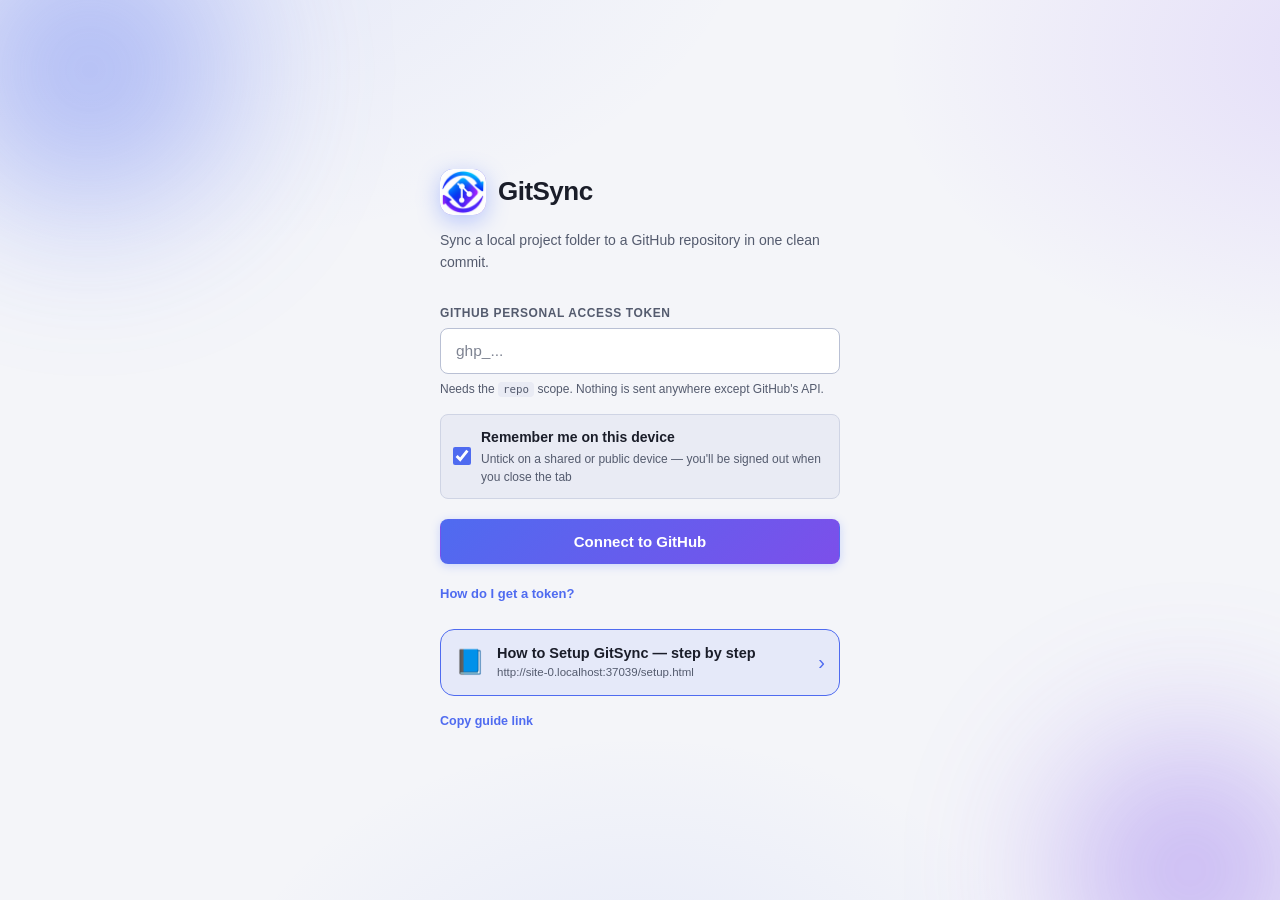
<file: index.html>
<!DOCTYPE html>
<!--
  GitSync — © 2026 CodeZing (https://youtube.com/@kudosc?si=au2Bagg75VuP_jEr)
  All rights reserved. Source available for viewing only via the official
  GitHub repository. No copying, re-hosting, modification-and-redistribution,
  or resale without written permission. See LICENSE for full terms.
-->
<html lang="en">
<head>
<meta charset="UTF-8">
<meta http-equiv="Content-Security-Policy" content="default-src 'self'; script-src 'self'; style-src 'self' 'unsafe-inline'; img-src 'self' data: blob: https:; connect-src 'self' https://api.github.com; font-src 'self' data:; frame-src about:; object-src 'none'; base-uri 'none'; form-action 'none'; worker-src 'self'; manifest-src 'self'">
<meta name="referrer" content="no-referrer">
<meta name="viewport" content="width=device-width, initial-scale=1, maximum-scale=1, viewport-fit=cover">
<title>GitSync — Home</title>
<meta name="description" content="Sync a local project folder to a GitHub repository in one clean commit.">

<!-- Theme applied before first paint to avoid a flash of the wrong theme -->
<script src="js/theme-init.js"></script>

<link rel="stylesheet" href="style.css">

<!-- PWA -->
<link rel="manifest" href="manifest.json">
<meta name="theme-color" content="#5b7cff" media="(prefers-color-scheme: dark)">
<meta name="theme-color" content="#4f6bf0" media="(prefers-color-scheme: light)">
<meta name="mobile-web-app-capable" content="yes">
<meta name="apple-mobile-web-app-capable" content="yes">
<meta name="apple-mobile-web-app-status-bar-style" content="black-translucent">
<meta name="apple-mobile-web-app-title" content="GitSync">
<link rel="icon" href="icons/favicon.ico" sizes="any">
<link rel="icon" type="image/png" sizes="32x32" href="icons/favicon-32.png">
<link rel="icon" type="image/png" sizes="16x16" href="icons/favicon-16.png">
<link rel="apple-touch-icon" href="icons/icon-180.png">
</head>
<body>

<!-- ============ SPLASH / LAUNCH ANIMATION ============ -->
<div id="app-splash" aria-hidden="true">
  <div class="splash-glow splash-glow-1"></div>
  <div class="splash-glow splash-glow-2"></div>
  <div class="splash-orbit">
    <span class="splash-ring"></span>
    <span class="splash-ring splash-ring-2"></span>
    <span class="splash-mark"><img src="icons/icon-192.png" alt=""></span>
  </div>
  <div class="splash-title">GitSync</div>
  <div class="splash-dots"><span></span><span></span><span></span></div>
</div>

<!-- ============ AUTH / LOGIN VIEW ============ -->
<section id="view-auth" class="view active">
  <div class="auth-glow auth-glow-1"></div>
  <div class="auth-glow auth-glow-2"></div>
  <div class="auth-card">
    <div class="auth-logo"><span class="logo-badge"><img src="icons/icon-96.png" alt=""></span> GitSync</div>
    <p class="auth-sub">Sync a local project folder to a GitHub repository in one clean commit.</p>

    <label class="field-label" for="pat-input">GitHub Personal Access Token</label>
    <input id="pat-input" type="password" placeholder="ghp_..." autocomplete="off" spellcheck="false">
    <p class="hint">Needs the <code>repo</code> scope. Nothing is sent anywhere except GitHub's API.</p>

    <label class="checkbox-row repo-opt-row" for="remember-me">
      <input type="checkbox" id="remember-me" checked>
      <span><b>Remember me on this device</b><small>Untick on a shared or public device — you'll be signed out when you close the tab</small></span>
    </label>

    <button id="connect-btn" class="btn btn-primary btn-block">Connect to GitHub</button>
    <p id="auth-error" class="error-text hidden"></p>

    <button id="how-to-token" class="btn-link">How do I get a token?</button>

    <a href="setup.html" class="setup-link-card">
      <span>📘</span>
      <span><strong>How to Setup GitSync — step by step</strong><small id="setup-url">setup.html</small></span>
      <span>›</span>
    </a>
    <button id="copy-setup-link" class="btn-link small" type="button">Copy guide link</button>
  </div>
</section>

<!-- ============ APP SHELL ============ -->
<div id="app-shell" class="hidden">

  <header class="navbar">
    <nav class="navbar-links">
      <a href="index.html" class="navbar-link active">Home</a>
      <a href="commits.html" class="navbar-link">Commits</a>
      <a href="custom.html" class="navbar-link">Custom</a>
    </nav>
    <div class="navbar-actions">
      <button id="settings-toggle" class="icon-btn" title="Settings & Accounts" aria-label="Settings & Accounts">
        <svg viewBox="0 0 24 24" fill="none" stroke="currentColor" stroke-width="2" stroke-linecap="round" stroke-linejoin="round" width="19" height="19"><circle cx="12" cy="12" r="3"></circle><path d="M19.4 15a1.65 1.65 0 0 0 .33 1.82l.06.06a2 2 0 1 1-2.83 2.83l-.06-.06a1.65 1.65 0 0 0-1.82-.33 1.65 1.65 0 0 0-1 1.51V21a2 2 0 0 1-4 0v-.09A1.65 1.65 0 0 0 9 19.4a1.65 1.65 0 0 0-1.82.33l-.06.06a2 2 0 1 1-2.83-2.83l.06-.06a1.65 1.65 0 0 0 .33-1.82 1.65 1.65 0 0 0-1.51-1H3a2 2 0 0 1 0-4h.09A1.65 1.65 0 0 0 4.6 9a1.65 1.65 0 0 0-.33-1.82l-.06-.06a2 2 0 1 1 2.83-2.83l.06.06a1.65 1.65 0 0 0 1.82.33H9a1.65 1.65 0 0 0 1-1.51V3a2 2 0 0 1 4 0v.09a1.65 1.65 0 0 0 1 1.51 1.65 1.65 0 0 0 1.82-.33l.06-.06a2 2 0 1 1 2.83 2.83l-.06.06a1.65 1.65 0 0 0-.33 1.82V9a1.65 1.65 0 0 0 1.51 1H21a2 2 0 0 1 0 4h-.09a1.65 1.65 0 0 0-1.51 1z"></path></svg>
      </button>
      <a id="profile-btn" href="profile.html" class="icon-btn profile-btn" title="Profile" aria-label="Profile">
        <img class="profile-btn-img hidden" alt="">
        <svg class="profile-btn-fallback" viewBox="0 0 24 24" fill="none" stroke="currentColor" stroke-width="2" stroke-linecap="round" stroke-linejoin="round" width="20" height="20"><path d="M20 21v-2a4 4 0 0 0-4-4H8a4 4 0 0 0-4 4v2"></path><circle cx="12" cy="7" r="4"></circle></svg>
      </a>
    </div>
  </header>

  <div class="layout">
    <nav class="sidebar">
      <button class="nav-item active" data-nav="dashboard">Dashboard</button>
      <a class="nav-item" href="commits.html" style="text-decoration:none">Commits</a>
      <button class="nav-item" data-nav="howto">How to Use</button>
      <button class="nav-item" data-nav="settings">Settings</button>
    </nav>

    <main class="content">

      <!-- ============ DASHBOARD VIEW ============ -->
      <section id="view-dashboard" class="view active">

        <div class="connected-row flat-row">
          <span class="dot dot-green"></span>
          <span>Connected as <strong id="username-label">—</strong></span>
          <button id="disconnect-btn" class="btn-link small">Disconnect</button>
        </div>

        <div class="dash-panel">
          <div class="field-select" id="repo-select-trigger" role="button" tabindex="0" aria-haspopup="listbox">
            <span class="field-select-icon">
              <svg viewBox="0 0 24 24" fill="none" stroke="currentColor" stroke-width="2" stroke-linecap="round" stroke-linejoin="round"><path d="M4 19.5A2.5 2.5 0 0 1 6.5 17H20"></path><path d="M6.5 2H20v20H6.5A2.5 2.5 0 0 1 4 19.5v-15A2.5 2.5 0 0 1 6.5 2z"></path></svg>
            </span>
            <div class="field-select-main">
              <span class="field-select-label">Repository</span>
              <span class="field-select-value" id="repo-select-value">Loading repositories…</span>
            </div>
            <span class="field-select-chevron">⌄</span>
          </div>
          <select id="repo-select" class="visually-hidden" aria-hidden="true" tabindex="-1"><option>Loading repositories…</option></select>

          <div class="field-select" id="branch-select-trigger" role="button" tabindex="0" aria-haspopup="listbox">
            <span class="field-select-icon">
              <svg viewBox="0 0 24 24" fill="none" stroke="currentColor" stroke-width="2" stroke-linecap="round" stroke-linejoin="round"><line x1="6" y1="3" x2="6" y2="15"></line><circle cx="18" cy="6" r="3"></circle><circle cx="6" cy="18" r="3"></circle><path d="M18 9a9 9 0 0 1-9 9"></path></svg>
            </span>
            <div class="field-select-main">
              <span class="field-select-label">Branch</span>
              <span class="field-select-value" id="branch-select-value">Select a repository first</span>
            </div>
            <span class="field-select-chevron">⌄</span>
          </div>
          <select id="branch-select" class="visually-hidden" aria-hidden="true" tabindex="-1"><option>Select a repository first</option></select>
          <button type="button" id="new-branch-btn" class="btn-link small new-branch-link" disabled>+ Create new branch</button>

          <label class="field-label">Sync Mode</label>
          <div class="segmented" id="sync-mode-segmented">
            <label class="segmented-opt"><input type="radio" name="sync-mode" value="repo"><span>Entire repository</span></label>
            <label class="segmented-opt"><input type="radio" name="sync-mode" value="folder" checked><span>Selected folder only</span></label>
          </div>
        </div>

        <div class="upload-hero">
          <div class="upload-hero-head">
            <div class="upload-hero-title">Push your code</div>
            <div class="upload-hero-sub">Choose how you'd like to sync this project</div>
          </div>
          <div class="upload-options">
            <button id="upload-btn" class="upload-option" disabled>
              <span class="upload-option-icon">
                <svg viewBox="0 0 24 24" fill="none" stroke="currentColor" stroke-width="2" stroke-linecap="round" stroke-linejoin="round"><path d="M22 19a2 2 0 0 1-2 2H4a2 2 0 0 1-2-2V5a2 2 0 0 1 2-2h5l2 3h9a2 2 0 0 1 2 2z"></path></svg>
              </span>
              <span class="upload-option-text">
                <span class="upload-option-title">Upload Project Folder</span>
                <span class="upload-option-sub">Pick a folder straight from your device</span>
              </span>
              <span class="upload-option-arrow">›</span>
            </button>
            <button id="upload-zip-btn" class="upload-option" disabled>
              <span class="upload-option-icon">
                <svg viewBox="0 0 24 24" fill="none" stroke="currentColor" stroke-width="2" stroke-linecap="round" stroke-linejoin="round"><path d="M21 8v13H3V8"></path><path d="M1 3h22v5H1z"></path><path d="M10 12h4"></path></svg>
              </span>
              <span class="upload-option-text">
                <span class="upload-option-title">Upload ZIP File</span>
                <span class="upload-option-sub">Extract and sync a .zip archive</span>
              </span>
              <span class="upload-option-arrow">›</span>
            </button>
            <button id="upload-single-btn" class="upload-option" disabled>
              <span class="upload-option-icon">
                <svg viewBox="0 0 24 24" fill="none" stroke="currentColor" stroke-width="2" stroke-linecap="round" stroke-linejoin="round"><path d="M14 2H6a2 2 0 0 0-2 2v16a2 2 0 0 0 2 2h12a2 2 0 0 0 2-2V8z"></path><polyline points="14 2 14 8 20 8"></polyline><line x1="12" y1="18" x2="12" y2="12"></line><line x1="9" y1="15" x2="15" y2="15"></line></svg>
              </span>
              <span class="upload-option-text">
                <span class="upload-option-title">Upload / Change a Single File</span>
                <span class="upload-option-sub">Add or update just one file in the repo</span>
              </span>
              <span class="upload-option-arrow">›</span>
            </button>
          </div>
        </div>
        <input type="file" id="folder-input" webkitdirectory directory multiple class="hidden">
        <input type="file" id="files-input" multiple class="hidden" accept=".txt,.md,.markdown,.rst,.json,.jsonc,.js,.mjs,.cjs,.ts,.tsx,.jsx,.vue,.svelte,.py,.pyw,.ipynb,.java,.kt,.kts,.gradle,.c,.h,.cpp,.cc,.hpp,.cs,.go,.rs,.rb,.php,.swift,.dart,.lua,.pl,.r,.scala,.sh,.bash,.zsh,.bat,.cmd,.ps1,.sql,.html,.htm,.css,.scss,.sass,.less,.xml,.yml,.yaml,.toml,.ini,.cfg,.conf,.env,.properties,.lock,.gitignore,.gitattributes,.editorconfig,.dockerfile,.makefile,.csv,.tsv,.log,.pdf,.doc,.docx,.xls,.xlsx,.ppt,.pptx,.odt,.ods,.rtf,.zip,.rar,.7z,.tar,.gz,.tgz,.bz2,.xz,.apk,.aab,.ipa,.jar,.war,.exe,.msi,.dmg,.deb,.rpm,.bin,.iso,.so,.dll,.png,.jpg,.jpeg,.gif,.webp,.svg,.bmp,.ico,.avif,.heic,.mp3,.wav,.ogg,.m4a,.flac,.aac,.mp4,.mov,.mkv,.webm,.avi,.ttf,.otf,.woff,.woff2,.eot,.wasm,.map,.pem,.key,.crt,.license">
        <input type="file" id="zip-input" accept=".zip,application/zip" class="hidden">
        <input type="file" id="single-file-input" class="hidden" accept=".txt,.md,.markdown,.rst,.json,.jsonc,.js,.mjs,.cjs,.ts,.tsx,.jsx,.vue,.svelte,.py,.pyw,.ipynb,.java,.kt,.kts,.gradle,.c,.h,.cpp,.cc,.hpp,.cs,.go,.rs,.rb,.php,.swift,.dart,.lua,.pl,.r,.scala,.sh,.bash,.zsh,.bat,.cmd,.ps1,.sql,.html,.htm,.css,.scss,.sass,.less,.xml,.yml,.yaml,.toml,.ini,.cfg,.conf,.env,.properties,.lock,.gitignore,.gitattributes,.editorconfig,.dockerfile,.makefile,.csv,.tsv,.log,.pdf,.doc,.docx,.xls,.xlsx,.ppt,.pptx,.odt,.ods,.rtf,.zip,.rar,.7z,.tar,.gz,.tgz,.bz2,.xz,.apk,.aab,.ipa,.jar,.war,.exe,.msi,.dmg,.deb,.rpm,.bin,.iso,.so,.dll,.png,.jpg,.jpeg,.gif,.webp,.svg,.bmp,.ico,.avif,.heic,.mp3,.wav,.ogg,.m4a,.flac,.aac,.mp4,.mov,.mkv,.webm,.avi,.ttf,.otf,.woff,.woff2,.eot,.wasm,.map,.pem,.key,.crt,.license">
        <button id="fallback-files-btn" class="btn-link small hidden">Folder upload not supported — select files instead</button>

              </section>

      <!-- ============ UPLOAD PROGRESS VIEW ============ -->
      <section id="view-progress" class="view">
        <div class="card center-card prog-card">
          <div class="prog-icon"><span class="prog-icon-ring"></span>
            <svg viewBox="0 0 24 24" fill="none" stroke="currentColor" stroke-width="1.8" stroke-linecap="round" stroke-linejoin="round"><path d="M22 19a2 2 0 0 1-2 2H4a2 2 0 0 1-2-2V5a2 2 0 0 1 2-2h5l2 3h9a2 2 0 0 1 2 2z"></path></svg>
          </div>
          <div id="progress-label" class="progress-label">Reading project…</div>
          <div class="progress-track"><div id="progress-bar" class="progress-fill" style="width:0%"></div></div>
          <div id="progress-percent" class="progress-percent">0%</div>
          <div id="progress-detail" class="progress-detail"></div>
          <div class="prog-note">Comparing your files with GitHub. This only reads — nothing is changed yet.</div>
        </div>
      </section>

      <!-- ============ ZIP EXTRACTION PROGRESS VIEW ============ -->
      <section id="view-zip-progress" class="view">
        <div class="card center-card prog-card">
          <div class="prog-icon"><span class="prog-icon-ring"></span>
            <svg viewBox="0 0 24 24" fill="none" stroke="currentColor" stroke-width="1.8" stroke-linecap="round" stroke-linejoin="round"><path d="M21 8v13H3V8"></path><path d="M1 3h22v5H1z"></path><path d="M10 12h4"></path></svg>
          </div>
          <div id="zip-progress-label" class="progress-label">Extracting ZIP file…</div>
          <div class="progress-track"><div id="zip-progress-bar" class="progress-fill" style="width:0%"></div></div>
          <div id="zip-progress-percent" class="progress-percent">0%</div>
          <div id="zip-progress-detail" class="progress-detail"></div>
          <div class="prog-note">Unpacking your ZIP on this device. Nothing is uploaded yet.</div>
        </div>
      </section>

      <!-- ============ COMPARE VIEW ============ -->
      <section id="view-compare" class="view">
        <div class="page-header cmp-header">
          <button id="compare-back-btn" class="icon-btn back-btn" aria-label="Cancel and go back" title="Cancel">
            <svg viewBox="0 0 24 24" fill="none" stroke="currentColor" stroke-width="2" stroke-linecap="round" stroke-linejoin="round"><line x1="19" y1="12" x2="5" y2="12"></line><polyline points="12 19 5 12 12 5"></polyline></svg>
          </button>
          <div class="page-header-title">
            <div class="page-header-title-main">Review changes</div>
            <div class="page-header-title-sub" id="cmp-sub">—</div>
          </div>
        </div>

        <div class="cmp-hero">
          <div class="cmp-hero-top">
            <div class="cmp-hero-total"><b id="cmp-total">0</b><span id="cmp-total-label">files will change</span></div>
            <div class="cmp-hero-unchanged"><b id="count-unchanged">0</b><span>already up to date</span></div>
          </div>
          <div class="cmp-bar" id="cmp-bar" aria-hidden="true"><i class="a"></i><i class="m"></i><i class="d"></i></div>
          <div class="cmp-stats">
            <div class="cmp-stat added"><span class="cmp-stat-ico">+</span><b id="count-added">0</b><span>Added</span></div>
            <div class="cmp-stat modified"><span class="cmp-stat-ico">~</span><b id="count-modified">0</b><span>Modified</span></div>
            <div class="cmp-stat deleted"><span class="cmp-stat-ico">−</span><b id="count-deleted">0</b><span>Deleted</span></div>
          </div>
        </div>

        <div class="filter-row">
          <div class="chip-group" id="filter-chips">
            <button class="chip active" data-filter="all">All <em id="chip-all">0</em></button>
            <button class="chip" data-filter="added">Added <em id="chip-added">0</em></button>
            <button class="chip" data-filter="modified">Modified <em id="chip-modified">0</em></button>
            <button class="chip" data-filter="deleted">Deleted <em id="chip-deleted">0</em></button>
          </div>
          <input type="text" id="file-search" placeholder="Search changed files…" autocomplete="off" spellcheck="false">
        </div>

        <div id="deletions-warning" class="card warning-card hidden">
          <div class="warn-head"><span class="warn-ico">!</span><div><div class="warn-title">Files that will be deleted</div><div class="warn-sub">These exist on GitHub but not in your upload.</div></div></div>
          <div id="deletions-list"></div>
          <label class="checkbox-row">
            <input type="checkbox" id="confirm-deletions">
            <span>I confirm these files should be removed from the repository</span>
          </label>
        </div>

        <div id="file-list" class="file-list"></div>

        <div class="sticky-action">
          <button id="review-continue-btn" class="btn btn-primary btn-block">Review &amp; Commit</button>
        </div>
      </section>

      <!-- ============ COMMIT VIEW ============ -->
      <section id="view-commit" class="view">
        <div class="cmp-hero commit-hero">
          <div class="cmp-hero-top">
            <div class="cmp-hero-total"><b id="commit-total">0</b><span>files ready to commit</span></div>
          </div>
          <div id="commit-file-count" class="hidden"></div>
          <div class="summary-counts">
            <span class="count added" id="commit-count-added">0 Added</span>
            <span class="count modified" id="commit-count-modified">0 Modified</span>
            <span class="count deleted" id="commit-count-deleted">0 Deleted</span>
          </div>
          <div class="commit-target" id="commit-target"></div>
        </div>

        <div class="card">
          <label class="field-label" for="commit-message" style="margin-top:0">Commit message</label>
          <input type="text" id="commit-message" placeholder="Describe your changes" autocomplete="off">
          <p class="hint">All files go up together as one clean commit.</p>
        </div>

        <p id="commit-error" class="error-text hidden"></p>

        <div class="sticky-action two-btn">
          <button id="cancel-commit-btn" class="btn btn-secondary">Back</button>
          <button id="commit-btn" class="btn btn-primary">Commit Everything</button>
        </div>
      </section>

      <!-- ============ SYNC RESULTS VIEW (live upload) ============ -->
      <section id="view-sync-results" class="view">
        <div class="sr-hero" id="sr-hero" data-state="running">
          <div class="sr-ring" id="sr-ring" style="--p:0"><div class="sr-ring-in"><span id="sr-pct">0%</span></div></div>
          <div class="sr-hero-text">
            <div class="sr-title" id="sr-title">Uploading to GitHub…</div>
            <div class="sr-sub" id="sr-sub">Keep this screen open until it finishes.</div>
            <div class="summary-counts">
              <span class="count added" id="results-count-success">0 Succeeded</span>
              <span class="count deleted" id="results-count-failed">0 Failed</span>
            </div>
          </div>
        </div>

        <div id="sync-results-banner" class="sr-banner hidden"></div>

        <div id="sync-results-list" class="file-list"></div>

        <div class="sticky-action two-btn">
          <button id="results-back-btn" class="btn btn-secondary">Back to Dashboard</button>
          <button id="results-retry-btn" class="btn btn-primary hidden">Try Again</button>
        </div>
      </section>

      <!-- ============ SUCCESS VIEW (full-screen) ============ -->
      <section id="view-success" class="view view-success-full">
        <div class="success-hero">
          <div class="success-confetti" id="success-confetti" aria-hidden="true"></div>
          <div class="success-hero-badge">
            <svg class="success-tick" viewBox="0 0 52 52" aria-hidden="true"><path d="M14 27l8 8 16-17"/></svg>
          </div>
          <div class="success-hero-title">Pushed successfully</div>
          <div id="success-message" class="success-hero-msg">—</div>
          <div class="success-hero-chips">
            <span class="s-chip" id="success-repo-chip">—</span>
            <span class="s-chip"><svg viewBox="0 0 24 24" fill="none" stroke="currentColor" stroke-width="2" stroke-linecap="round" stroke-linejoin="round"><line x1="6" y1="3" x2="6" y2="15"></line><circle cx="18" cy="6" r="3"></circle><circle cx="6" cy="18" r="3"></circle><path d="M18 9a9 9 0 0 1-9 9"></path></svg><span id="success-branch">—</span></span>
            <button type="button" class="s-chip s-chip-btn" id="success-sha-btn" title="Copy commit hash"><code id="success-sha">—</code></button>
          </div>
        </div>

        <div class="success-stats" id="success-stats">
          <div class="ss added"><b id="success-added">0</b><span>Added</span></div>
          <div class="ss modified"><b id="success-modified">0</b><span>Modified</span></div>
          <div class="ss deleted"><b id="success-deleted">0</b><span>Deleted</span></div>
        </div>
        <span id="success-file-count" class="hidden">—</span>

        <div class="sync-status-block">
          <div class="sync-status-row">
            <span class="sync-status-icon done">✓</span>
            <span class="sync-status-text">
              <span class="sync-status-title">Sent from GitSync</span>
              <span class="sync-status-sub">Every file uploaded without error and the commit was created.</span>
            </span>
          </div>
          <div class="sync-status-row" id="success-verify-row">
            <span class="sync-status-icon pending" id="success-verify-icon"><span class="spinner"></span></span>
            <span class="sync-status-text">
              <span class="sync-status-title" id="success-verify-title">Confirming on GitHub…</span>
              <span class="sync-status-sub" id="success-verify-sub">GitHub can take a few seconds to reflect a brand-new push. Open the Commits page any time to check the exact live state.</span>
            </span>
          </div>
        </div>

        <div class="success-files-section">
          <div class="success-files-head">Files in this commit</div>
          <div id="success-files-list" class="success-files-list"></div>
        </div>

        <div class="success-actions">
          <button id="back-to-dashboard-btn" class="btn btn-primary btn-block">Back to Dashboard</button>
          <a id="view-on-github-btn" class="btn btn-secondary btn-block" href="#" target="_blank" rel="noopener">View on GitHub.com</a>
          <a id="view-live-from-success-btn" class="btn btn-secondary btn-block" href="commits.html">Open Commits Page</a>
        </div>
      </section>

      <!-- ============ CONFLICT VIEW ============ -->
      <section id="view-conflict" class="view">
        <div class="card center-card">
          <div class="conflict-icon">⚠</div>
          <div class="success-title">Repository changed</div>
          <p>Someone pushed new changes to this branch while you were preparing your upload.</p>
          <p>Refresh the repository and compare the files again.</p>
          <button id="conflict-back-btn" class="btn btn-primary btn-block">Back to Dashboard</button>
        </div>
      </section>

      <!-- ============ SETTINGS VIEW ============ -->
      <section id="view-settings" class="view">

        <div class="page-header">
          <button id="settings-back-btn" class="icon-btn back-btn" aria-label="Back to home" title="Back to home">
            <svg viewBox="0 0 24 24" fill="none" stroke="currentColor" stroke-width="2" stroke-linecap="round" stroke-linejoin="round"><line x1="19" y1="12" x2="5" y2="12"></line><polyline points="12 19 5 12 12 5"></polyline></svg>
          </button>
          <div class="page-header-title">
            <div class="page-header-title-main">Settings</div>
          </div>
        </div>

        <button type="button" class="howto-link-row" id="settings-howto-link">
          <span class="howto-link-icon">
            <svg viewBox="0 0 24 24" fill="none" stroke="currentColor" stroke-width="2" stroke-linecap="round" stroke-linejoin="round"><circle cx="12" cy="12" r="10"></circle><path d="M9.09 9a3 3 0 0 1 5.83 1c0 2-3 3-3 3"></path><line x1="12" y1="17" x2="12.01" y2="17"></line></svg>
          </span>
          <span class="howto-link-text">
            <span class="howto-link-title">How to Use GitSync</span>
            <span class="howto-link-sub">Get a GitHub token & walk through every feature, step by step</span>
          </span>
          <span class="last-commit-chevron">›</span>
        </button>

        <a href="edit-profile.html" class="howto-link-row" id="settings-edit-profile-link">
          <span class="howto-link-icon">
            <svg viewBox="0 0 24 24" fill="none" stroke="currentColor" stroke-width="2" stroke-linecap="round" stroke-linejoin="round"><path d="M20 21v-2a4 4 0 0 0-4-4H8a4 4 0 0 0-4 4v2"></path><circle cx="12" cy="7" r="4"></circle></svg>
          </span>
          <span class="howto-link-text">
            <span class="howto-link-title">Edit Profile</span>
            <span class="howto-link-sub">Change your name, bio, links and more — right here</span>
          </span>
          <span class="last-commit-chevron">›</span>
        </a>

        <div class="settings-divider"></div>

        <div class="settings-section">
          <div class="settings-section-head">
            <span class="settings-icon">
              <svg viewBox="0 0 24 24" fill="none" stroke="currentColor" stroke-width="2" stroke-linecap="round" stroke-linejoin="round"><path d="M16 21v-2a4 4 0 0 0-4-4H6a4 4 0 0 0-4 4v2"></path><circle cx="9" cy="7" r="4"></circle><path d="M22 21v-2a4 4 0 0 0-3-3.87"></path><path d="M16 3.13a4 4 0 0 1 0 7.75"></path></svg>
            </span>
            <div>
              <div class="settings-section-title">Connected Accounts</div>
              <div class="settings-section-sub">Switch instantly between GitHub accounts</div>
            </div>
          </div>
          <div id="accounts-list"></div>
          <div class="add-account-row">
            <input type="password" id="add-account-token" placeholder="Paste another GitHub token…" autocomplete="off">
            <button id="add-account-btn" class="btn btn-secondary">Add Account</button>
          </div>
          <p id="add-account-error" class="error-text hidden"></p>
          <p class="hint">Tokens are stored in this browser only. Remove any account at any time.</p>
        </div>

        <div class="settings-divider"></div>

        <div class="settings-section">
          <div class="settings-section-head">
            <span class="settings-icon">
              <svg viewBox="0 0 24 24" fill="none" stroke="currentColor" stroke-width="2" stroke-linecap="round" stroke-linejoin="round"><path d="M21 16V8a2 2 0 0 0-1-1.73l-7-4a2 2 0 0 0-2 0l-7 4A2 2 0 0 0 3 8v8a2 2 0 0 0 1 1.73l7 4a2 2 0 0 0 2 0l7-4A2 2 0 0 0 21 16z"></path><polyline points="3.27 6.96 12 12.01 20.73 6.96"></polyline><line x1="12" y1="22.08" x2="12" y2="12"></line></svg>
            </span>
            <div>
              <div class="settings-section-title">Sync Defaults</div>
              <div class="settings-section-sub">Applied the next time you open the dashboard</div>
            </div>
          </div>

          <label class="field-label">Default Repository</label>
          <div id="settings-default-repo" class="static-value">—</div>

          <label class="field-label">Default Branch</label>
          <div id="settings-default-branch" class="static-value">—</div>

          <label class="field-label">Sync Mode</label>
          <div class="segmented settings-radio-row">
            <label class="segmented-opt"><input type="radio" name="settings-sync-mode" value="repo"><span>Entire repository</span></label>
            <label class="segmented-opt"><input type="radio" name="settings-sync-mode" value="folder"><span>Selected folder only</span></label>
          </div>
        </div>

        <div class="settings-divider"></div>

        <div class="settings-section">
          <div class="settings-section-head">
            <span class="settings-icon">
              <svg viewBox="0 0 24 24" fill="none" stroke="currentColor" stroke-width="2" stroke-linecap="round" stroke-linejoin="round"><circle cx="12" cy="12" r="5"></circle><path d="M12 1v2M12 21v2M4.22 4.22l1.42 1.42M18.36 18.36l1.42 1.42M1 12h2M21 12h2M4.22 19.78l1.42-1.42M18.36 5.64l1.42-1.42"></path></svg>
            </span>
            <div>
              <div class="settings-section-title">Appearance</div>
              <div class="settings-section-sub">Applies everywhere in the app, instantly</div>
            </div>
          </div>

          <div class="theme-switch" id="settings-theme-switch">
            <button type="button" class="theme-switch-opt" data-theme-choice="light">
              <svg viewBox="0 0 24 24" fill="none" stroke="currentColor" stroke-width="2" stroke-linecap="round" stroke-linejoin="round"><circle cx="12" cy="12" r="4"></circle><path d="M12 2v2M12 20v2M4.93 4.93l1.41 1.41M17.66 17.66l1.41 1.41M2 12h2M20 12h2M4.93 19.07l1.41-1.41M17.66 6.34l1.41-1.41"></path></svg>
              <span>Light</span>
            </button>
            <button type="button" class="theme-switch-opt" data-theme-choice="dark">
              <svg viewBox="0 0 24 24" fill="none" stroke="currentColor" stroke-width="2" stroke-linecap="round" stroke-linejoin="round"><path d="M21 12.79A9 9 0 1 1 11.21 3 7 7 0 0 0 21 12.79z"></path></svg>
              <span>Dark</span>
            </button>
          </div>
        </div>

        <div class="settings-divider"></div>

        <div class="settings-section">
          <div class="settings-section-head">
            <span class="settings-icon">
              <svg viewBox="0 0 24 24" fill="none" stroke="currentColor" stroke-width="2" stroke-linecap="round" stroke-linejoin="round"><path d="M20.84 4.61a5.5 5.5 0 0 0-7.78 0L12 5.67l-1.06-1.06a5.5 5.5 0 0 0-7.78 7.78l1.06 1.06L12 21.23l7.78-7.78 1.06-1.06a5.5 5.5 0 0 0 0-7.78z"></path></svg>
            </span>
            <div>
              <div class="settings-section-title">Support the Creator</div>
              <div class="settings-section-sub">GitSync is built and maintained independently</div>
            </div>
          </div>

          <a href="https://youtube.com/@kudosc?si=au2Bagg75VuP_jEr" target="_blank" rel="noopener" class="youtube-support-card">
            <span class="youtube-support-icon">
              <svg viewBox="0 0 24 24" fill="currentColor"><path d="M23.5 6.2a3 3 0 0 0-2.1-2.1C19.5 3.5 12 3.5 12 3.5s-7.5 0-9.4.6A3 3 0 0 0 .5 6.2 31 31 0 0 0 0 12a31 31 0 0 0 .5 5.8 3 3 0 0 0 2.1 2.1c1.9.6 9.4.6 9.4.6s7.5 0 9.4-.6a3 3 0 0 0 2.1-2.1A31 31 0 0 0 24 12a31 31 0 0 0-.5-5.8zM9.6 15.6V8.4L15.8 12l-6.2 3.6z"/></svg>
            </span>
            <span class="youtube-support-text">
              <span class="youtube-support-title">Subscribe on YouTube</span>
              <span class="youtube-support-sub">More apps &amp; tutorials from the creator of GitSync</span>
            </span>
            <span class="youtube-support-arrow">↗</span>
          </a>
          <p class="hint">Enjoying GitSync? A subscribe goes a long way and costs nothing.</p>
        </div>

        <div class="settings-divider"></div>

        <div class="settings-section">
          <div class="settings-section-head">
            <span class="settings-icon">
              <svg viewBox="0 0 24 24" fill="none" stroke="currentColor" stroke-width="2" stroke-linecap="round" stroke-linejoin="round"><circle cx="12" cy="12" r="10"></circle><line x1="12" y1="16" x2="12" y2="12"></line><line x1="12" y1="8" x2="12.01" y2="8"></line></svg>
            </span>
            <div>
              <div class="settings-section-title">About &amp; License</div>
              <div class="settings-section-sub">GitSync © 2026 CodeZing — All rights reserved</div>
            </div>
          </div>
          <p class="hint">
            This app was created by <strong>CodeZing</strong>
            (<a href="https://youtube.com/@kudosc?si=au2Bagg75VuP_jEr" target="_blank" rel="noopener">youtube.com/@kudosc</a>).
            Viewing and sharing this project is welcome — but only via its official GitHub repository link.
            Copying, re-uploading, modifying and redistributing, or selling this code elsewhere is not permitted.
            See the <code>LICENSE</code> file in the repository for the full terms.
          </p>
        </div>
      </section>

      <!-- ============ HOW TO USE VIEW ============ -->
      <section id="view-howto" class="view">

        <div class="page-header">
          <button id="howto-back-btn" class="icon-btn back-btn" aria-label="Back to home" title="Back">
            <svg viewBox="0 0 24 24" fill="none" stroke="currentColor" stroke-width="2" stroke-linecap="round" stroke-linejoin="round"><line x1="19" y1="12" x2="5" y2="12"></line><polyline points="12 19 5 12 12 5"></polyline></svg>
          </button>
          <div class="page-header-title">
            <div class="page-header-title-main">How to Use GitSync</div>
            <div class="page-header-title-sub">Everything from getting a token to your first push</div>
          </div>
        </div>

        <div class="settings-section">
          <div class="settings-section-head">
            <span class="settings-icon howto-icon-1">1</span>
            <div>
              <div class="settings-section-title">Get a GitHub Personal Access Token</div>
              <div class="settings-section-sub">One-time setup — takes about a minute</div>
            </div>
          </div>
          <ol class="howto-steps">
            <li><span class="howto-step-num">1</span><span class="howto-step-body">Open <strong>github.com</strong> in a browser and sign in.</span></li>
            <li><span class="howto-step-num">2</span><span class="howto-step-body">Tap your profile photo in the top-right corner, then tap <strong>Settings</strong>.</span></li>
            <li><span class="howto-step-num">3</span><span class="howto-step-body">Scroll all the way down the left sidebar and tap <strong>Developer settings</strong>.</span></li>
            <li><span class="howto-step-num">4</span><span class="howto-step-body">Tap <strong>Personal access tokens</strong> → <strong>Tokens (classic)</strong>.</span></li>
            <li><span class="howto-step-num">5</span><span class="howto-step-body">Tap <strong>Generate new token</strong> → <strong>Generate new token (classic)</strong>.</span></li>
            <li><span class="howto-step-num">6</span><span class="howto-step-body">Give it a name like "GitSync" and pick an expiry.</span></li>
            <li><span class="howto-step-num">7</span><span class="howto-step-body">Under <strong>Select scopes</strong>, check the box for <strong>repo</strong> — this covers reading, writing and creating repositories.</span></li>
            <li><span class="howto-step-num">8</span><span class="howto-step-body">Scroll down and tap <strong>Generate token</strong>.</span></li>
            <li><span class="howto-step-num">9</span><span class="howto-step-body">Copy the token right away — GitHub only shows it to you once.</span></li>
          </ol>
          <div class="howto-tip">
            <strong>Using a "Fine-grained" token instead?</strong> Set <strong>Repository access</strong> to <strong>All repositories</strong> (not "Only select repositories") and give it <strong>Contents: Read and write</strong> permission. Otherwise a repository you create inside GitSync won't be covered by the token yet, and uploads to it will fail.
          </div>
          <a href="setup.html" class="btn btn-primary btn-block" style="margin-bottom:10px">Open the step-by-step Setup guide</a>
          <button type="button" id="howto-open-token-page" class="btn btn-secondary btn-block" style="margin-top:14px">Open GitHub's Token Page</button>
        </div>

        <div class="settings-divider"></div>

        <div class="settings-section">
          <div class="settings-section-head">
            <span class="settings-icon howto-icon-2">2</span>
            <div>
              <div class="settings-section-title">Connect Your Account</div>
            </div>
          </div>
          <ol class="howto-steps">
            <li><span class="howto-step-num">1</span><span class="howto-step-body">Paste the token into the <strong>GitHub Personal Access Token</strong> field on the sign-in screen.</span></li>
            <li><span class="howto-step-num">2</span><span class="howto-step-body">Tap <strong>Connect to GitHub</strong>.</span></li>
          </ol>
          <p class="hint">GitSync remembers this on your device, so you won't be asked to paste it again unless you disconnect. Add more accounts any time from Settings → Connected Accounts.</p>
        </div>

        <div class="settings-divider"></div>

        <div class="settings-section">
          <div class="settings-section-head">
            <span class="settings-icon howto-icon-3">3</span>
            <div>
              <div class="settings-section-title">Pick a Repository &amp; Branch</div>
            </div>
          </div>
          <ol class="howto-steps">
            <li><span class="howto-step-num">1</span><span class="howto-step-body">Tap the <strong>Repository</strong> field, search or scroll, then tap one to select it.</span></li>
            <li><span class="howto-step-num">2</span><span class="howto-step-body">Tap the <strong>Branch</strong> field the same way to switch branches.</span></li>
            <li><span class="howto-step-num">3</span><span class="howto-step-body">Tap <strong>+ Create new branch</strong> under the Branch field to make a new branch off the current one, right from the dashboard.</span></li>
          </ol>
        </div>

        <div class="settings-divider"></div>

        <div class="settings-section">
          <div class="settings-section-head">
            <span class="settings-icon howto-icon-4">4</span>
            <div>
              <div class="settings-section-title">Push Your Code</div>
            </div>
          </div>
          <ol class="howto-steps">
            <li><span class="howto-step-num">1</span><span class="howto-step-body">Pick <strong>Upload Project Folder</strong>, <strong>Upload ZIP File</strong>, or <strong>Upload / Change a Single File</strong>.</span></li>
            <li><span class="howto-step-num">2</span><span class="howto-step-body">Review what changed on the Compare screen — added, modified and deleted files are labeled clearly. Tap any file to preview its diff.</span></li>
            <li><span class="howto-step-num">3</span><span class="howto-step-body">Tap <strong>Review &amp; Commit</strong>, write a commit message, then tap <strong>Commit Everything</strong>.</span></li>
          </ol>
          <p class="hint">"Selected folder only" leaves files outside what you uploaded untouched. "Entire repository" mirrors the repo exactly, deleting anything not in your upload — use it with care.</p>
        </div>

        <div class="settings-divider"></div>

        <div class="settings-section">
          <div class="settings-section-head">
            <span class="settings-icon howto-icon-5">5</span>
            <div>
              <div class="settings-section-title">Create a Brand-New Repository</div>
            </div>
          </div>
          <ol class="howto-steps">
            <li><span class="howto-step-num">1</span><span class="howto-step-body">Open the <strong>Custom</strong> tab at the top of the app.</span></li>
            <li><span class="howto-step-num">2</span><span class="howto-step-body">Enter a repository name, choose Public or Private, and optionally attach a project ZIP to seed it with files right away.</span></li>
            <li><span class="howto-step-num">3</span><span class="howto-step-body">Tap <strong>Create Repository</strong>. If the initial upload ever fails, tap <strong>Retry Upload</strong> — the repository is already created, so this just tries the push again.</span></li>
          </ol>
        </div>

        <div class="settings-divider"></div>

        <div class="settings-section">
          <div class="settings-section-head">
            <span class="settings-icon howto-icon-6">6</span>
            <div>
              <div class="settings-section-title">Everything Else</div>
            </div>
          </div>
          <ol class="howto-steps">
            <li><span class="howto-step-num">•</span><span class="howto-step-body">Open the <strong>Commits</strong> tab in the top bar to see <strong>App Commit</strong> (what GitSync last pushed) and <strong>Live GitHub Commit</strong> (the exact, real-time state of the branch). Tap <strong>Live GitHub Commit</strong> any time to fetch it fresh and see which files matched, which GitHub hasn't reflected yet, and which failed and need reuploading.</span></li>
            <li><span class="howto-step-num">•</span><span class="howto-step-body">On the Commits page, tap <strong>View last 5 commits</strong> for full history — added, modified and deleted files, with +/- counts, for each of the last 5 commits.</span></li>
            <li><span class="howto-step-num">•</span><span class="howto-step-body">In the <strong>Custom</strong> tab, tap <strong>Browse Files</strong> on any repository to view, edit or delete individual files.</span></li>
            <li><span class="howto-step-num">•</span><span class="howto-step-body">Tap <strong>Publish</strong> on a public repository to host it live with GitHub Pages.</span></li>
            <li><span class="howto-step-num">•</span><span class="howto-step-body">Switch between GitHub accounts any time from <strong>Settings → Connected Accounts</strong>.</span></li>
          </ol>
        </div>

      </section>

    </main>
  </div>

  <footer class="app-footer">
    GitSync © 2026 <strong>CodeZing</strong> ·
    <a href="https://youtube.com/@kudosc?si=au2Bagg75VuP_jEr" target="_blank" rel="noopener">youtube.com/@kudosc</a>
    · All rights reserved. Not for redistribution or resale.
  </footer>
</div><!-- /app-shell -->

<!-- New branch modal -->
<div id="new-branch-modal" class="modal hidden">
  <div class="modal-sheet small-sheet">
    <div class="modal-header"><span>Create New Branch</span><button id="new-branch-modal-close" class="icon-btn">✕</button></div>
    <div class="modal-body" style="padding:0 18px 4px">
      <p class="hint" id="new-branch-base-hint" style="margin:0 0 12px">Branching off —</p>
      <label class="field-label" for="new-branch-name-input" style="margin-top:0">Branch name</label>
      <input type="text" id="new-branch-name-input" placeholder="feature/my-change" autocomplete="off" spellcheck="false">
      <p id="new-branch-error" class="error-text hidden"></p>
    </div>
    <div class="modal-actions">
      <button id="new-branch-cancel-btn" class="btn btn-secondary">Cancel</button>
      <button id="new-branch-create-btn" class="btn btn-primary">Create Branch</button>
    </div>
  </div>
</div>

<!-- Picker sheet: custom, in-app popup for Repository/Branch selection —
     replaces the OS/browser native <select> dropdown with something that
     matches the rest of the app and opens reliably on the first tap. -->
<div id="picker-sheet" class="modal hidden">
  <div class="modal-sheet picker-modal-sheet">
    <div class="modal-header">
      <span id="picker-sheet-title">Select</span>
      <button id="picker-sheet-close" class="icon-btn" aria-label="Close">✕</button>
    </div>
    <div class="picker-search-wrap">
      <input type="text" id="picker-search" placeholder="Search…" autocomplete="off" spellcheck="false">
    </div>
    <div id="picker-list" class="picker-list" role="listbox"></div>
  </div>
</div>

<!-- Diff modal (full-screen sheet on mobile) -->
<div id="diff-modal" class="modal hidden">
  <div class="modal-sheet">
    <div class="modal-header">
      <span id="diff-modal-title">Diff</span>
      <button id="diff-modal-close" class="icon-btn">✕</button>
    </div>
    <div id="diff-modal-body" class="modal-body"></div>
  </div>
</div>

<!-- Generic confirm modal (replaces window.confirm for a consistent look) -->
<div id="confirm-modal" class="modal hidden">
  <div class="modal-sheet small-sheet">
    <div class="modal-header"><span id="confirm-modal-title">Are you sure?</span></div>
    <div class="modal-body" style="padding:0 16px 16px"><p id="confirm-modal-message"></p></div>
    <div class="modal-actions">
      <button id="confirm-modal-cancel" class="btn btn-secondary">Cancel</button>
      <button id="confirm-modal-ok" class="btn btn-danger">Confirm</button>
    </div>
  </div>
</div>

<div id="toast" class="toast hidden"></div>

<!-- JSZip: the one third-party utility used, purely for reading .zip archives
     client-side. Self-hosted in js/vendor (no third-party CDN); everything else in
     this app remains hand-written vanilla JS. -->
<script src="js/vendor/jszip.min.js"></script>
<script src="js/offline.js"></script>
<script src="js/auth.js"></script>
<script src="js/github.js"></script>
<script src="js/applog.js"></script>
<script src="js/files.js"></script>
<script src="js/zip.js"></script>
<script src="js/compare.js"></script>
<script src="js/commit.js"></script>
<script src="js/ui.js"></script>
<script src="js/picker.js"></script>
<script src="js/accounts.js"></script>
<script src="js/app.js"></script>
<script src="js/navprofile.js"></script>
<script src="js/theme.js"></script>
<script src="js/setup-link.js"></script>
</body>
</html>
</file>
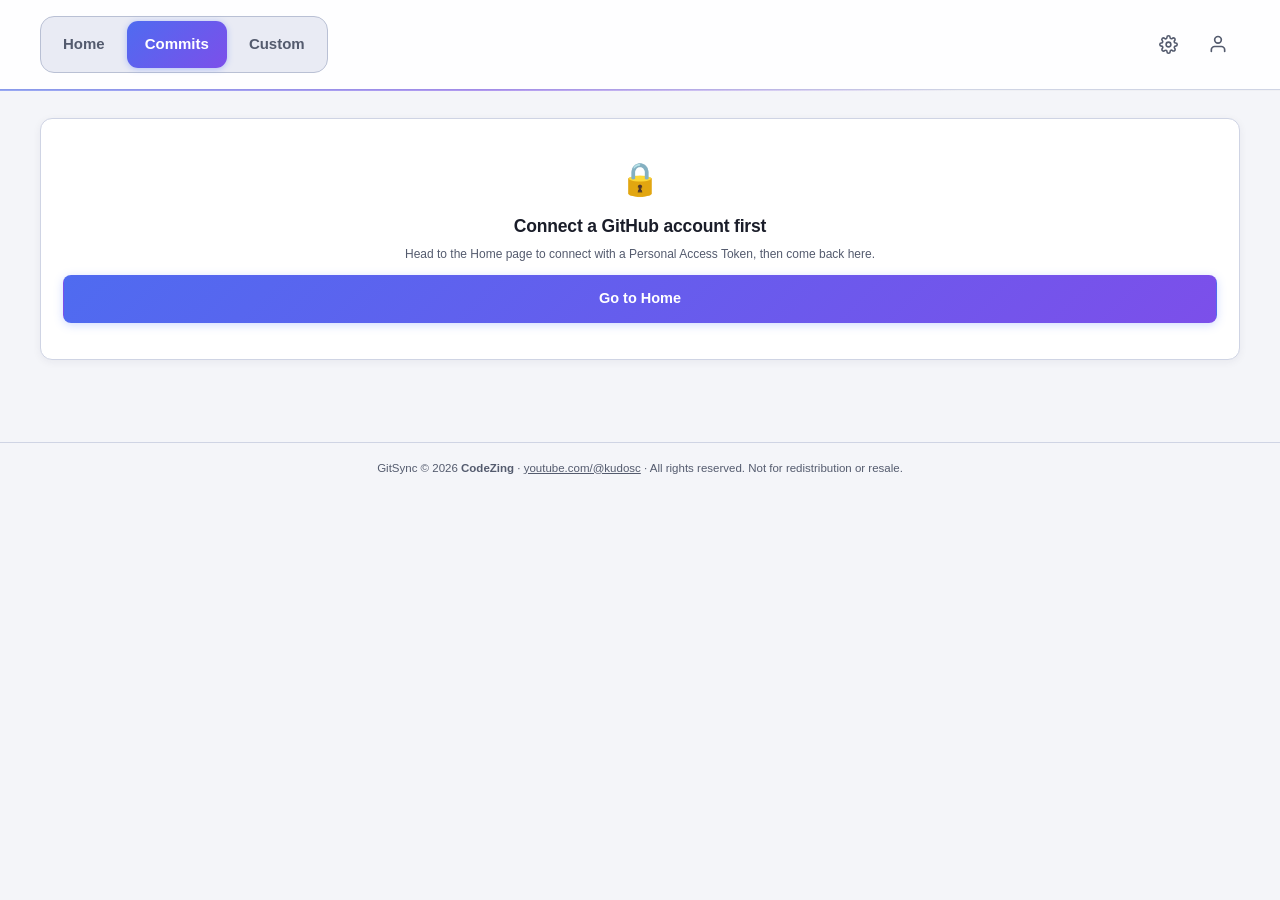
<file: commits.html>
<!DOCTYPE html>
<!--
  GitSync — © 2026 CodeZing (https://youtube.com/@kudosc?si=au2Bagg75VuP_jEr)
  All rights reserved. Source available for viewing only via the official
  GitHub repository. No copying, re-hosting, modification-and-redistribution,
  or resale without written permission. See LICENSE for full terms.
-->
<html lang="en">
<head>
<meta charset="UTF-8">
<meta http-equiv="Content-Security-Policy" content="default-src 'self'; script-src 'self'; style-src 'self' 'unsafe-inline'; img-src 'self' data: blob: https:; connect-src 'self' https://api.github.com; font-src 'self' data:; frame-src about:; object-src 'none'; base-uri 'none'; form-action 'none'; worker-src 'self'; manifest-src 'self'">
<meta name="referrer" content="no-referrer">
<meta name="viewport" content="width=device-width, initial-scale=1, maximum-scale=1, viewport-fit=cover">
<title>GitSync — Commits</title>
<meta name="description" content="See what GitSync pushed and the live state of any branch on GitHub.">

<!-- Theme applied before first paint to avoid a flash of the wrong theme -->
<script src="js/theme-init.js"></script>

<link rel="stylesheet" href="style.css">

<!-- PWA -->
<link rel="manifest" href="manifest.json">
<meta name="theme-color" content="#5b7cff" media="(prefers-color-scheme: dark)">
<meta name="theme-color" content="#4f6bf0" media="(prefers-color-scheme: light)">
<meta name="mobile-web-app-capable" content="yes">
<meta name="apple-mobile-web-app-capable" content="yes">
<meta name="apple-mobile-web-app-status-bar-style" content="black-translucent">
<meta name="apple-mobile-web-app-title" content="GitSync">
<link rel="icon" href="icons/favicon.ico" sizes="any">
<link rel="icon" type="image/png" sizes="32x32" href="icons/favicon-32.png">
<link rel="icon" type="image/png" sizes="16x16" href="icons/favicon-16.png">
<link rel="apple-touch-icon" href="icons/icon-180.png">
</head>
<body>

<div id="app-shell">

  <header class="navbar">
    <nav class="navbar-links">
      <a href="index.html" class="navbar-link">Home</a>
      <a href="commits.html" class="navbar-link active">Commits</a>
      <a href="custom.html" class="navbar-link">Custom</a>
    </nav>
    <div class="navbar-actions">
      <a href="index.html#settings" class="icon-btn" title="Settings" aria-label="Settings">
        <svg viewBox="0 0 24 24" fill="none" stroke="currentColor" stroke-width="2" stroke-linecap="round" stroke-linejoin="round" width="19" height="19"><circle cx="12" cy="12" r="3"></circle><path d="M19.4 15a1.65 1.65 0 0 0 .33 1.82l.06.06a2 2 0 1 1-2.83 2.83l-.06-.06a1.65 1.65 0 0 0-1.82-.33 1.65 1.65 0 0 0-1 1.51V21a2 2 0 0 1-4 0v-.09A1.65 1.65 0 0 0 9 19.4a1.65 1.65 0 0 0-1.82.33l-.06.06a2 2 0 1 1-2.83-2.83l.06-.06a1.65 1.65 0 0 0 .33-1.82 1.65 1.65 0 0 0-1.51-1H3a2 2 0 0 1 0-4h.09A1.65 1.65 0 0 0 4.6 9a1.65 1.65 0 0 0-.33-1.82l-.06-.06a2 2 0 1 1 2.83-2.83l.06.06a1.65 1.65 0 0 0 1.82.33H9a1.65 1.65 0 0 0 1-1.51V3a2 2 0 0 1 4 0v.09a1.65 1.65 0 0 0 1 1.51 1.65 1.65 0 0 0 1.82-.33l.06-.06a2 2 0 1 1 2.83 2.83l-.06.06a1.65 1.65 0 0 0-.33 1.82V9a1.65 1.65 0 0 0 1.51 1H21a2 2 0 0 1 0 4h-.09a1.65 1.65 0 0 0-1.51 1z"></path></svg>
      </a>
      <a id="profile-btn" href="profile.html" class="icon-btn profile-btn" title="Profile" aria-label="Profile">
        <img class="profile-btn-img hidden" alt="">
        <svg class="profile-btn-fallback" viewBox="0 0 24 24" fill="none" stroke="currentColor" stroke-width="2" stroke-linecap="round" stroke-linejoin="round" width="20" height="20"><path d="M20 21v-2a4 4 0 0 0-4-4H8a4 4 0 0 0-4 4v2"></path><circle cx="12" cy="7" r="4"></circle></svg>
      </a>
    </div>
  </header>

  <div id="commits-not-connected" class="hidden">
    <div class="content custom-content">
      <div class="card center-card">
        <div class="conflict-icon">🔒</div>
        <div class="success-title">Connect a GitHub account first</div>
        <p class="hint">Head to the Home page to connect with a Personal Access Token, then come back here.</p>
        <a href="index.html" class="btn btn-primary btn-block">Go to Home</a>
      </div>
    </div>
  </div>

  <div id="commits-connected" class="hidden">
    <div class="content custom-content">

      <!-- ============ COMMITS MAIN ============ -->
      <section id="view-commits-main" class="view active">
        <div class="connected-row flat-row">
          <span class="dot dot-green"></span>
          <span>Connected as <strong id="commits-username-label">—</strong></span>
        </div>

        <div class="cm-cols">
        <div class="cm-col-left">
        <div class="dash-panel">
          <div class="field-select" id="repo-select-trigger" role="button" tabindex="0">
            <span class="field-select-icon"><svg viewBox="0 0 24 24" fill="none" stroke="currentColor" stroke-width="2" stroke-linecap="round" stroke-linejoin="round"><path d="M4 19.5A2.5 2.5 0 0 1 6.5 17H20"></path><path d="M6.5 2H20v20H6.5A2.5 2.5 0 0 1 4 19.5v-15A2.5 2.5 0 0 1 6.5 2z"></path></svg></span>
            <div class="field-select-main"><span class="field-select-label">Repository</span><span class="field-select-value" id="repo-select-value">Loading repositories…</span></div>
            <span class="field-select-chevron">⌄</span>
          </div>
          <div class="field-select" id="branch-select-trigger" role="button" tabindex="0">
            <span class="field-select-icon"><svg viewBox="0 0 24 24" fill="none" stroke="currentColor" stroke-width="2" stroke-linecap="round" stroke-linejoin="round"><line x1="6" y1="3" x2="6" y2="15"></line><circle cx="18" cy="6" r="3"></circle><circle cx="6" cy="18" r="3"></circle><path d="M18 9a9 9 0 0 1-9 9"></path></svg></span>
            <div class="field-select-main"><span class="field-select-label">Branch</span><span class="field-select-value" id="branch-select-value">Select a repository first</span></div>
            <span class="field-select-chevron">⌄</span>
          </div>
        </div>

        <div class="commit-status-group" id="commit-status-group" >
          <div class="commit-status-row" id="app-commit-card">
            <span class="commit-status-icon app-icon">
              <svg viewBox="0 0 24 24" fill="none" stroke="currentColor" stroke-width="2" stroke-linecap="round" stroke-linejoin="round"><path d="M12 2 2 7l10 5 10-5-10-5z"></path><path d="M2 17l10 5 10-5"></path><path d="M2 12l10 5 10-5"></path></svg>
            </span>
            <span class="commit-status-main">
              <span class="commit-status-label-row">
                <span class="commit-status-label">App Commit</span>
                <span id="app-commit-verify-badge" class="verify-badge hidden"></span>
              </span>
              <span id="app-commit-message" class="commit-msg">No pushes yet on this branch</span>
              <span id="app-commit-meta" class="commit-meta">Upload something to get started</span>
            </span>
          </div>

          <button type="button" class="commit-status-row commit-status-row-btn" id="live-commit-card">
            <span class="commit-status-icon live-icon">
              <span class="live-pulse-dot"></span>
              <svg viewBox="0 0 24 24" fill="none" stroke="currentColor" stroke-width="2" stroke-linecap="round" stroke-linejoin="round"><circle cx="12" cy="12" r="3"></circle><path d="M12 2v4"></path><path d="M12 18v4"></path><path d="M4.93 4.93l2.83 2.83"></path><path d="M16.24 16.24l2.83 2.83"></path><path d="M2 12h4"></path><path d="M18 12h4"></path><path d="M4.93 19.07l2.83-2.83"></path><path d="M16.24 7.76l2.83-2.83"></path></svg>
            </span>
            <span class="commit-status-main">
              <span class="commit-status-label-row">
                <span class="commit-status-label">Live GitHub Commit</span>
              </span>
              <span class="commit-msg">See the exact, real-time state of this branch</span>
              <span class="commit-meta">Always fetched fresh from GitHub — tap to check</span>
            </span>
            <span class="last-commit-chevron">›</span>
          </button>
        </div>

        </div><!-- /cm-col-left -->
        <div class="cm-col-right">
        <div class="live-commit-section-head" style="margin:22px 2px 6px">Recent commits</div>
        <div id="commits-inline-history" class="commit-history"></div>
        </div><!-- /cm-col-right -->
        </div><!-- /cm-cols -->
      </section>

      <!-- ============ COMMIT HISTORY (last 5) ============ -->
      <section id="view-commit-files" class="view">
        <div class="page-header">
          <button id="commit-files-back-btn" class="icon-btn back-btn" aria-label="Back" title="Back"><svg viewBox="0 0 24 24" fill="none" stroke="currentColor" stroke-width="2" stroke-linecap="round" stroke-linejoin="round"><line x1="19" y1="12" x2="5" y2="12"></line><polyline points="12 19 5 12 12 5"></polyline></svg></button>
          <div class="page-header-title">
            <div class="page-header-title-main">Commit History</div>
            <div id="commit-files-subtitle" class="page-header-title-sub">Last 5 commits on this branch</div>
          </div>
        </div>
        <div id="commit-files-list" class="commit-history"></div>
      </section>

      <!-- ============ LIVE GITHUB COMMIT ============ -->
      <section id="view-live-commit" class="view">
        <div class="page-header">
          <button id="live-commit-back-btn" class="icon-btn back-btn" aria-label="Back" title="Back"><svg viewBox="0 0 24 24" fill="none" stroke="currentColor" stroke-width="2" stroke-linecap="round" stroke-linejoin="round"><line x1="19" y1="12" x2="5" y2="12"></line><polyline points="12 19 5 12 12 5"></polyline></svg></button>
          <div class="page-header-title">
            <div class="page-header-title-main">Live GitHub Commit</div>
            <div id="live-commit-subtitle" class="page-header-title-sub">Fetching the exact live state…</div>
          </div>
          <button id="live-commit-refresh-btn" class="icon-btn" aria-label="Refresh" title="Refresh"><svg viewBox="0 0 24 24" fill="none" stroke="currentColor" stroke-width="2" stroke-linecap="round" stroke-linejoin="round" width="19" height="19"><polyline points="23 4 23 10 17 10"></polyline><polyline points="1 20 1 14 7 14"></polyline><path d="M3.51 9a9 9 0 0 1 14.85-3.36L23 10M1 14l4.64 4.36A9 9 0 0 0 20.49 15"></path></svg></button>
        </div>
        <div id="live-commit-body" class="live-commit-body"></div>
      </section>

    </div>
  </div>

  <footer class="app-footer">
    GitSync © 2026 <strong>CodeZing</strong> ·
    <a href="https://youtube.com/@kudosc?si=au2Bagg75VuP_jEr" target="_blank" rel="noopener">youtube.com/@kudosc</a>
    · All rights reserved. Not for redistribution or resale.
  </footer>
</div>

<div id="picker-sheet" class="modal hidden">
  <div class="modal-sheet picker-modal-sheet">
    <div class="modal-header"><span id="picker-sheet-title">Select</span><button id="picker-sheet-close" class="icon-btn" aria-label="Close">✕</button></div>
    <div class="picker-search-wrap"><input type="text" id="picker-search" placeholder="Search…" autocomplete="off" spellcheck="false"></div>
    <div id="picker-list" class="picker-list" role="listbox"></div>
  </div>
</div>

<div id="toast" class="toast hidden"></div>

<script src="js/offline.js"></script>
<script src="js/auth.js"></script>
<script src="js/github.js"></script>
<script src="js/applog.js"></script>
<script src="js/ui.js"></script>
<script src="js/picker.js"></script>
<script src="js/commits.js"></script>
<script src="js/navprofile.js"></script>
<script src="js/theme.js"></script>
</body>
</html>
</file>
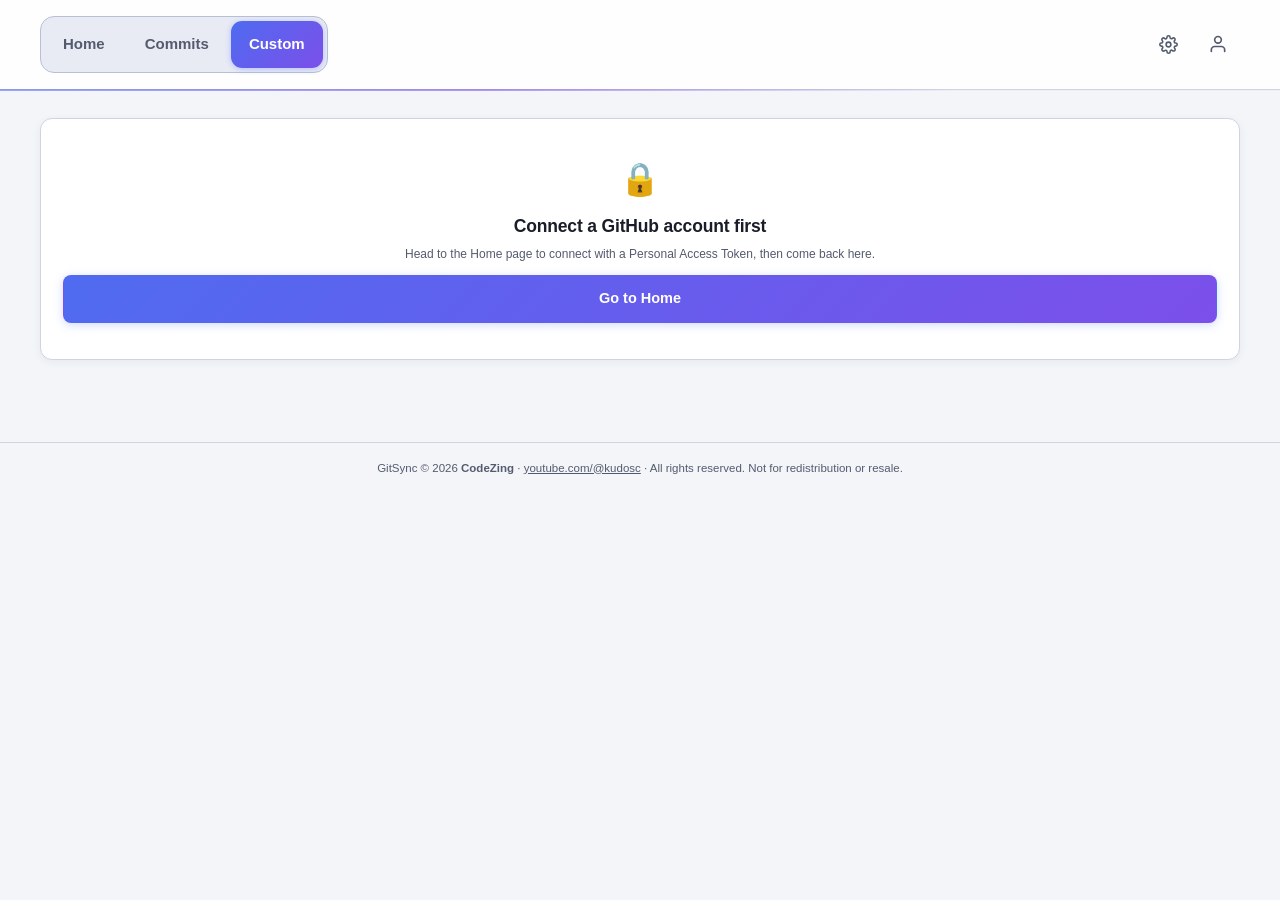
<file: custom.html>
<!DOCTYPE html>
<!--
  GitSync — © 2026 CodeZing (https://youtube.com/@kudosc?si=au2Bagg75VuP_jEr)
  All rights reserved. Source available for viewing only via the official
  GitHub repository. No copying, re-hosting, modification-and-redistribution,
  or resale without written permission. See LICENSE for full terms.
-->
<html lang="en">
<head>
<meta charset="UTF-8">
<meta http-equiv="Content-Security-Policy" content="default-src 'self'; script-src 'self'; style-src 'self' 'unsafe-inline'; img-src 'self' data: blob: https:; connect-src 'self' https://api.github.com https://codeload.github.com; font-src 'self' data:; frame-src about:; object-src 'none'; base-uri 'none'; form-action 'none'; worker-src 'self'; manifest-src 'self'">
<meta name="referrer" content="no-referrer">
<meta name="viewport" content="width=device-width, initial-scale=1, maximum-scale=1, viewport-fit=cover">
<title>GitSync — Custom</title>
<meta name="description" content="Create repositories, host GitHub Pages, and browse or edit files — all from GitSync.">

<!-- Theme applied before first paint to avoid a flash of the wrong theme -->
<script src="js/theme-init.js"></script>

<link rel="stylesheet" href="style.css">

<!-- PWA -->
<link rel="manifest" href="manifest.json">
<meta name="theme-color" content="#5b7cff" media="(prefers-color-scheme: dark)">
<meta name="theme-color" content="#4f6bf0" media="(prefers-color-scheme: light)">
<meta name="mobile-web-app-capable" content="yes">
<meta name="apple-mobile-web-app-capable" content="yes">
<meta name="apple-mobile-web-app-status-bar-style" content="black-translucent">
<meta name="apple-mobile-web-app-title" content="GitSync">
<link rel="icon" href="icons/favicon.ico" sizes="any">
<link rel="icon" type="image/png" sizes="32x32" href="icons/favicon-32.png">
<link rel="icon" type="image/png" sizes="16x16" href="icons/favicon-16.png">
<link rel="apple-touch-icon" href="icons/icon-180.png">
</head>
<body>

<div id="app-shell">

  <header class="navbar">
    <nav class="navbar-links">
      <a href="index.html" class="navbar-link">Home</a>
      <a href="commits.html" class="navbar-link">Commits</a>
      <a href="custom.html" class="navbar-link active">Custom</a>
    </nav>
    <div class="navbar-actions">
      <button id="accounts-toggle" class="icon-btn" title="Accounts" aria-label="Accounts">
        <svg viewBox="0 0 24 24" fill="none" stroke="currentColor" stroke-width="2" stroke-linecap="round" stroke-linejoin="round" width="19" height="19"><circle cx="12" cy="12" r="3"></circle><path d="M19.4 15a1.65 1.65 0 0 0 .33 1.82l.06.06a2 2 0 1 1-2.83 2.83l-.06-.06a1.65 1.65 0 0 0-1.82-.33 1.65 1.65 0 0 0-1 1.51V21a2 2 0 0 1-4 0v-.09A1.65 1.65 0 0 0 9 19.4a1.65 1.65 0 0 0-1.82.33l-.06.06a2 2 0 1 1-2.83-2.83l.06-.06a1.65 1.65 0 0 0 .33-1.82 1.65 1.65 0 0 0-1.51-1H3a2 2 0 0 1 0-4h.09A1.65 1.65 0 0 0 4.6 9a1.65 1.65 0 0 0-.33-1.82l-.06-.06a2 2 0 1 1 2.83-2.83l.06.06a1.65 1.65 0 0 0 1.82.33H9a1.65 1.65 0 0 0 1-1.51V3a2 2 0 0 1 4 0v.09a1.65 1.65 0 0 0 1 1.51 1.65 1.65 0 0 0 1.82-.33l.06-.06a2 2 0 1 1 2.83 2.83l-.06.06a1.65 1.65 0 0 0-.33 1.82V9a1.65 1.65 0 0 0 1.51 1H21a2 2 0 0 1 0 4h-.09a1.65 1.65 0 0 0-1.51 1z"></path></svg>
      </button>
      <a id="profile-btn" href="profile.html" class="icon-btn profile-btn" title="Profile" aria-label="Profile">
        <img class="profile-btn-img hidden" alt="">
        <svg class="profile-btn-fallback" viewBox="0 0 24 24" fill="none" stroke="currentColor" stroke-width="2" stroke-linecap="round" stroke-linejoin="round" width="20" height="20"><path d="M20 21v-2a4 4 0 0 0-4-4H8a4 4 0 0 0-4 4v2"></path><circle cx="12" cy="7" r="4"></circle></svg>
      </a>
    </div>
  </header>

  <!-- ============ NOT CONNECTED STATE ============ -->
  <div id="custom-not-connected" class="hidden">
    <div class="content custom-content">
      <div class="card center-card">
        <div class="conflict-icon">🔒</div>
        <div class="success-title">Connect a GitHub account first</div>
        <p class="hint">Head to the Home page to connect with a Personal Access Token, then come back here.</p>
        <a href="index.html" class="btn btn-primary btn-block">Go to Home</a>
      </div>
    </div>
  </div>

  <!-- ============ CUSTOM PAGE CONTENT ============ -->
  <div id="custom-connected" class="hidden">
    <div class="content custom-content">

      <div class="connected-row flat-row">
        <span class="dot dot-green"></span>
        <span>Connected as <strong id="custom-username-label">—</strong></span>
      </div>

      <div class="custom-col custom-col-create">
      <div class="settings-section">
        <div class="settings-section-head">
          <span class="settings-icon">
            <svg viewBox="0 0 24 24" fill="none" stroke="currentColor" stroke-width="2" stroke-linecap="round" stroke-linejoin="round"><line x1="12" y1="5" x2="12" y2="19"></line><line x1="5" y1="12" x2="19" y2="12"></line></svg>
          </span>
          <div>
            <div class="settings-section-title">Create New Repository</div>
            <div class="settings-section-sub">Spin up a fresh repo, optionally seeded from a ZIP</div>
          </div>
        </div>

        <label class="field-label" for="new-repo-name">Repository Name</label>
        <input type="text" id="new-repo-name" placeholder="my-new-project" autocomplete="off">

        <label class="field-label">Visibility</label>
        <div class="segmented">
          <label class="segmented-opt"><input type="radio" name="new-repo-visibility" value="public" checked><span>Public</span></label>
          <label class="segmented-opt"><input type="radio" name="new-repo-visibility" value="private"><span>Private</span></label>
        </div>

        <label class="field-label" for="new-repo-desc">Description <span class="hint-inline">(optional — 0–300 characters)</span></label>
        <textarea id="new-repo-desc" rows="3" maxlength="300" placeholder="What is this project about?"></textarea>
        <div class="char-count"><span id="new-repo-desc-count">0</span>/300</div>

        <label class="checkbox-row repo-opt-row" for="new-repo-readme">
          <input type="checkbox" id="new-repo-readme">
          <span><b>Add a README file</b><small>A place to describe your project</small></span>
        </label>

        <label class="field-label" for="new-repo-gitignore">Add .gitignore <span class="hint-inline">(optional)</span></label>
        <select id="new-repo-gitignore"><option value="">No .gitignore</option></select>

        <label class="field-label" for="new-repo-license">Add license <span class="hint-inline">(optional)</span></label>
        <select id="new-repo-license"><option value="">No license</option></select>
        <p class="hint hidden" id="new-repo-options-hint"></p>

        <label class="field-label">Project ZIP <span class="hint-inline">(optional — extracted and pushed as the first commit)</span></label>
        <label class="dz" id="zip-dz" for="new-repo-zip-input"><span class="dz-ico">📦</span><b>Drop your ZIP here or tap to browse</b><small>Your whole project in one .zip file</small></label>
        <input type="file" id="new-repo-zip-input" accept=".zip,application/zip" class="hidden">
        <div class="dz-file hidden" id="zip-chip"><span id="zip-chip-name"></span><button type="button" class="btn-link small" id="zip-chip-remove">Remove</button></div>

        <button id="create-repo-btn" class="btn btn-primary btn-block" style="margin-top:16px">Create Repository</button>
        <p id="create-repo-error" class="error-text hidden"></p>
        <button id="create-repo-retry-btn" class="btn btn-secondary btn-block hidden" style="margin-top:10px">Retry Upload</button>
      </div>

      <div class="flat-panel-center hidden" id="create-repo-progress-card">
        <div id="create-repo-progress-label" class="progress-label">Creating repository…</div>
        <div class="progress-track"><div id="create-repo-progress-bar" class="progress-fill" style="width:0%"></div></div>
        <div id="create-repo-progress-percent" class="progress-percent">0%</div>
        <div id="create-repo-progress-detail" class="progress-detail"></div>
      </div>

      <div class="settings-section hidden" id="create-repo-success-card">
        <div class="settings-section-title" style="margin-bottom:8px">Repository Created</div>
        <div id="create-repo-result-name" class="commit-msg">—</div>
        <a id="create-repo-result-link" class="btn-link" href="#" target="_blank" rel="noopener">Open on GitHub ↗</a>
        <p id="create-repo-skip-note" class="hint hidden" style="margin-top:8px"></p>
        <button id="enable-pages-btn" class="btn btn-secondary btn-block hidden" style="margin-top:12px">Host with GitHub Pages</button>
        <div id="pages-result-row" class="hidden" style="margin-top:10px">
          <div class="field-label" style="margin-top:0">Live URL</div>
          <a id="pages-result-link" class="static-value" href="#" target="_blank" rel="noopener">—</a>
          <p class="hint">It can take a minute or two for GitHub Pages to finish deploying.</p>
        </div>
      </div>

      </div><!-- /custom-col-create -->

      <div class="settings-divider"></div>

      <div class="custom-col custom-col-repos">

      <div class="settings-section">
        <div class="settings-section-head">
          <span class="settings-icon">
            <svg viewBox="0 0 24 24" fill="none" stroke="currentColor" stroke-width="2" stroke-linecap="round" stroke-linejoin="round"><path d="M4 19.5A2.5 2.5 0 0 1 6.5 17H20"></path><path d="M6.5 2H20v20H6.5A2.5 2.5 0 0 1 4 19.5v-15A2.5 2.5 0 0 1 6.5 2z"></path></svg>
          </span>
          <div>
            <div class="settings-section-title">Your Repositories</div>
            <div class="settings-section-sub">Your 3 most recently updated repositories</div>
          </div>
        </div>
        <div id="custom-repo-list" class="file-list repo-list-compact" style="margin-top:12px"></div>
        <a id="view-all-repos" href="repos.html" class="btn btn-secondary btn-block view-all-btn hidden">View All Repositories <span id="view-all-count"></span> <span aria-hidden="true">→</span></a>
      </div>
      </div><!-- /custom-col-repos -->

      <div class="hidden" id="repo-browser-card">
        <div class="page-header">
          <button id="repo-browser-close" class="icon-btn back-btn" aria-label="Back to repositories" title="Back"><svg viewBox="0 0 24 24" fill="none" stroke="currentColor" stroke-width="2" stroke-linecap="round" stroke-linejoin="round"><line x1="19" y1="12" x2="5" y2="12"></line><polyline points="12 19 5 12 12 5"></polyline></svg></button>
          <div class="page-header-title">
            <div class="page-header-title-main" id="repo-browser-title">Files</div>
            <div class="page-header-title-sub">Manage files &amp; repository settings</div>
          </div>
        </div>

        <div class="box-card">
          <div class="settings-section-head"><span class="settings-icon"><svg viewBox="0 0 24 24" fill="none" stroke="currentColor" stroke-width="2" stroke-linecap="round" stroke-linejoin="round"><path d="M13 2H6a2 2 0 0 0-2 2v16a2 2 0 0 0 2 2h12a2 2 0 0 0 2-2V9z"></path><polyline points="13 2 13 9 20 9"></polyline></svg></span><div><div class="settings-section-title">Files</div><div class="settings-section-sub">Tap a file to view, edit or delete it</div></div></div>
          <div id="repo-file-stats" class="fb-stats"></div>
          <div class="fb-toolbar">
            <input type="text" id="repo-file-search" placeholder="Search files…" autocomplete="off">
            <div class="chip-group" id="repo-file-sort">
              <button class="chip active" data-sort="size">Biggest first</button>
              <button class="chip" data-sort="name">Name</button>
              <button class="chip" data-sort="type">Type</button>
            </div>
          </div>
          <div id="repo-file-list" class="file-list fb-list"></div>
        </div>

        <div class="box-card">
          <div class="settings-section-head"><span class="settings-icon"><svg viewBox="0 0 24 24" fill="none" stroke="currentColor" stroke-width="2" stroke-linecap="round" stroke-linejoin="round"><path d="M12 20h9"></path><path d="M16.5 3.5a2.12 2.12 0 0 1 3 3L7 19l-4 1 1-4z"></path></svg></span><div><div class="settings-section-title">Rename repository</div><div class="settings-section-sub">Give this repository a new name</div></div></div>
          <label class="field-label" for="rename-repo-input">New name</label>
          <input type="text" id="rename-repo-input" autocomplete="off" autocapitalize="off" spellcheck="false">
          <p class="hint">Letters, numbers, dashes, dots and underscores only. GitHub redirects the old address, but links like GitHub Pages URLs will change.</p>
          <button id="rename-repo-btn" class="btn btn-secondary btn-block" style="margin-top:12px">Rename Repository</button>
        </div>

        <div class="box-card danger-zone">
          <div class="settings-section-head"><span class="settings-icon"><svg viewBox="0 0 24 24" fill="none" stroke="currentColor" stroke-width="2" stroke-linecap="round" stroke-linejoin="round"><polyline points="3 6 5 6 21 6"></polyline><path d="M19 6l-1 14a2 2 0 0 1-2 2H8a2 2 0 0 1-2-2L5 6"></path></svg></span><div><div class="settings-section-title">Danger zone</div><div class="settings-section-sub">This cannot be undone</div></div></div>
          <button id="delete-repo-btn" class="btn btn-secondary btn-block danger-outline">Delete Repository</button>
        </div>
      </div>

    </div>
  </div><!-- /custom-connected -->

  <footer class="app-footer">
    GitSync © 2026 <strong>CodeZing</strong> ·
    <a href="https://youtube.com/@kudosc?si=au2Bagg75VuP_jEr" target="_blank" rel="noopener">youtube.com/@kudosc</a>
    · All rights reserved. Not for redistribution or resale.
  </footer>

</div><!-- /app-shell -->

<!-- File viewer / editor modal -->
<div id="file-editor-modal" class="modal hidden">
  <div class="modal-sheet">
    <div class="modal-header">
      <span id="file-editor-title">File</span>
      <button id="file-editor-close" class="icon-btn">✕</button>
    </div>
    <div id="file-editor-body" class="modal-body file-editor-body"></div>
    <div id="file-editor-actions" class="modal-actions hidden">
      <button id="file-editor-cancel" class="btn btn-secondary">Cancel</button>
      <button id="file-editor-save" class="btn btn-primary">Save Changes</button>
    </div>
  </div>
</div>

<!-- Delete-repository modal: requires typing the repo name to confirm -->
<div id="delete-repo-modal" class="modal hidden">
  <div class="modal-sheet small-sheet">
    <div class="modal-header">
      <span>Delete Repository</span>
      <button id="delete-repo-modal-close" class="icon-btn">✕</button>
    </div>
    <div class="modal-body" style="padding:0 16px 16px">
      <p>This will permanently delete <strong id="delete-repo-modal-name">—</strong> and everything in it. This action <strong>cannot be undone</strong>.</p>
      <label class="field-label">Type the repository name to confirm</label>
      <input type="text" id="delete-repo-confirm-input" autocomplete="off" spellcheck="false">
    </div>
    <div class="modal-actions">
      <button id="delete-repo-cancel-btn" class="btn btn-secondary">Cancel</button>
      <button id="delete-repo-confirm-btn" class="btn btn-danger" disabled>Delete Repository</button>
    </div>
  </div>
</div>

<!-- Generic confirm modal (replaces window.confirm for a consistent look) -->
<div id="confirm-modal" class="modal hidden">
  <div class="modal-sheet small-sheet">
    <div class="modal-header"><span id="confirm-modal-title">Are you sure?</span></div>
    <div class="modal-body" style="padding:0 16px 16px"><p id="confirm-modal-message"></p></div>
    <div class="modal-actions">
      <button id="confirm-modal-cancel" class="btn btn-secondary">Cancel</button>
      <button id="confirm-modal-ok" class="btn btn-danger">Confirm</button>
    </div>
  </div>
</div>

<!-- Accounts modal (account switcher) -->
<div id="accounts-modal" class="modal hidden">
  <div class="modal-sheet small-sheet">
    <div class="modal-header">
      <span>Connected Accounts</span>
      <button id="accounts-modal-close" class="icon-btn">✕</button>
    </div>
    <div class="modal-body" style="padding:0 16px 16px">
      <div id="accounts-list"></div>
      <div class="add-account-row">
        <input type="password" id="add-account-token" placeholder="Paste another GitHub token…" autocomplete="off">
        <button id="add-account-btn" class="btn btn-secondary">Add Account</button>
      </div>
      <p id="add-account-error" class="error-text hidden"></p>
      <p class="hint">Tokens are stored in this browser only, so you can switch accounts instantly.</p>
    </div>
  </div>
</div>

<div id="toast" class="toast hidden"></div>

<script src="js/vendor/jszip.min.js"></script>
<script src="js/offline.js"></script>
<script src="js/auth.js"></script>
<script src="js/github.js"></script>
<script src="js/files.js"></script>
<script src="js/zip.js"></script>
<script src="js/compare.js"></script>
<script src="js/commit.js"></script>
<script src="js/ui.js"></script>
<script src="js/accounts.js"></script>
<script src="js/upload-ui.js"></script>
<script src="js/custom.js"></script>
<script src="js/navprofile.js"></script>
<script src="js/theme.js"></script>
</body>
</html>
</file>
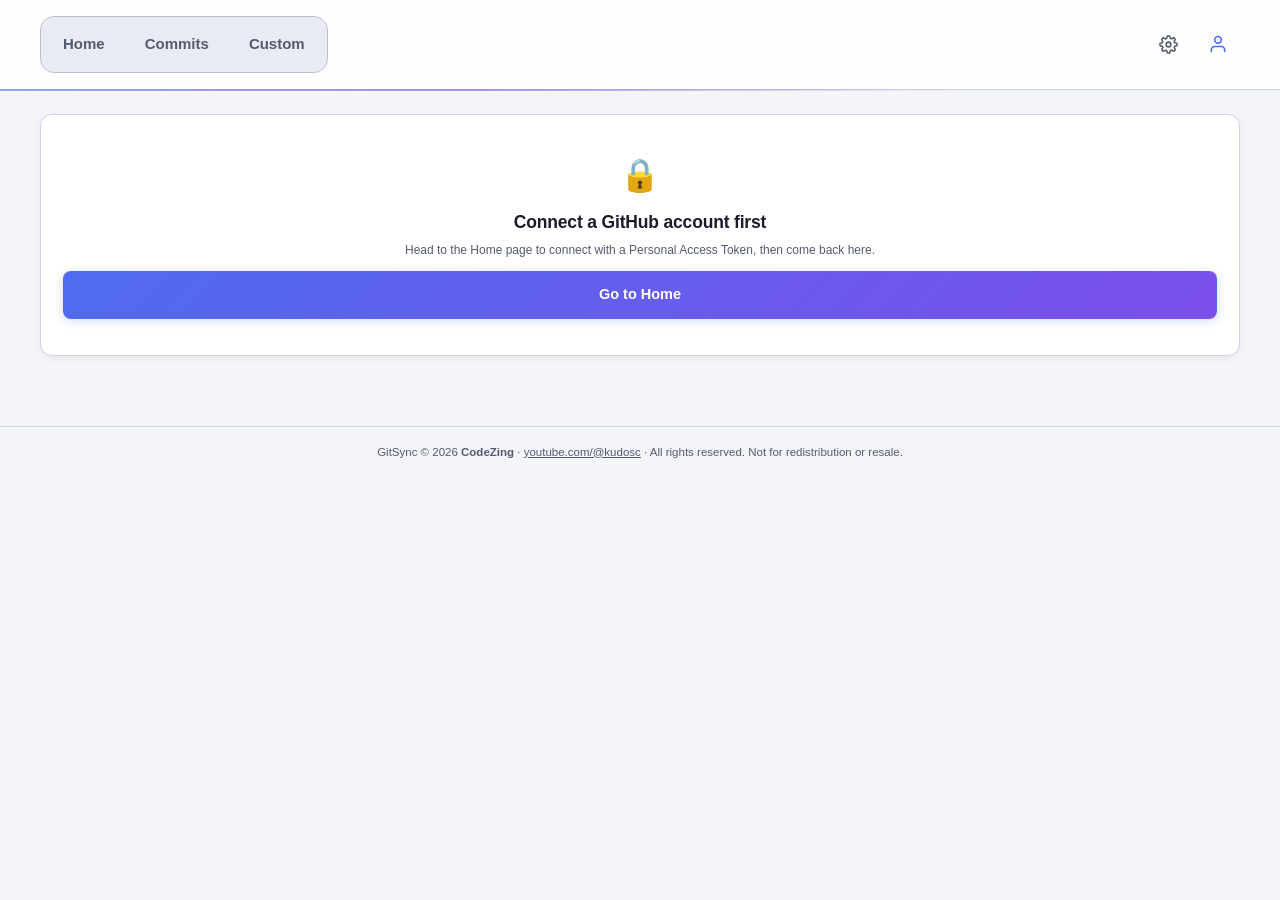
<file: edit-profile.html>
<!DOCTYPE html>
<!--
  GitSync — © 2026 CodeZing (https://youtube.com/@kudosc?si=au2Bagg75VuP_jEr)
  All rights reserved. Source available for viewing only via the official
  GitHub repository. No copying, re-hosting, modification-and-redistribution,
  or resale without written permission. See LICENSE for full terms.
-->
<html lang="en">
<head>
<meta charset="UTF-8">
<meta http-equiv="Content-Security-Policy" content="default-src 'self'; script-src 'self'; style-src 'self' 'unsafe-inline'; img-src 'self' data: blob: https:; connect-src 'self' https://api.github.com; font-src 'self' data:; frame-src about:; object-src 'none'; base-uri 'none'; form-action 'none'; worker-src 'self'; manifest-src 'self'">
<meta name="referrer" content="no-referrer">
<meta name="viewport" content="width=device-width, initial-scale=1, maximum-scale=1, viewport-fit=cover">
<title>GitSync — Edit Profile</title>
<meta name="description" content="Edit your GitHub profile without leaving GitSync.">

<!-- Theme applied before first paint to avoid a flash of the wrong theme -->
<script src="js/theme-init.js"></script>

<link rel="stylesheet" href="style.css">

<!-- PWA -->
<link rel="manifest" href="manifest.json">
<meta name="theme-color" content="#5b7cff" media="(prefers-color-scheme: dark)">
<meta name="theme-color" content="#4f6bf0" media="(prefers-color-scheme: light)">
<meta name="mobile-web-app-capable" content="yes">
<meta name="apple-mobile-web-app-capable" content="yes">
<meta name="apple-mobile-web-app-status-bar-style" content="black-translucent">
<meta name="apple-mobile-web-app-title" content="GitSync">
<link rel="icon" href="icons/favicon.ico" sizes="any">
<link rel="icon" type="image/png" sizes="32x32" href="icons/favicon-32.png">
<link rel="icon" type="image/png" sizes="16x16" href="icons/favicon-16.png">
<link rel="apple-touch-icon" href="icons/icon-180.png">
</head>
<body class="ep-page">

<div id="app-shell">

  <header class="navbar">
    <nav class="navbar-links">
      <a href="index.html" class="navbar-link">Home</a>
      <a href="commits.html" class="navbar-link">Commits</a>
      <a href="custom.html" class="navbar-link">Custom</a>
    </nav>
    <div class="navbar-actions">
      <a href="index.html#settings" class="icon-btn" title="Settings" aria-label="Settings">
        <svg viewBox="0 0 24 24" fill="none" stroke="currentColor" stroke-width="2" stroke-linecap="round" stroke-linejoin="round" width="19" height="19"><circle cx="12" cy="12" r="3"></circle><path d="M19.4 15a1.65 1.65 0 0 0 .33 1.82l.06.06a2 2 0 1 1-2.83 2.83l-.06-.06a1.65 1.65 0 0 0-1.82-.33 1.65 1.65 0 0 0-1 1.51V21a2 2 0 0 1-4 0v-.09A1.65 1.65 0 0 0 9 19.4a1.65 1.65 0 0 0-1.82.33l-.06.06a2 2 0 1 1-2.83-2.83l.06-.06a1.65 1.65 0 0 0 .33-1.82 1.65 1.65 0 0 0-1.51-1H3a2 2 0 0 1 0-4h.09A1.65 1.65 0 0 0 4.6 9a1.65 1.65 0 0 0-.33-1.82l-.06-.06a2 2 0 1 1 2.83-2.83l.06.06a1.65 1.65 0 0 0 1.82.33H9a1.65 1.65 0 0 0 1-1.51V3a2 2 0 0 1 4 0v.09a1.65 1.65 0 0 0 1 1.51 1.65 1.65 0 0 0 1.82-.33l.06-.06a2 2 0 1 1 2.83 2.83l-.06.06a1.65 1.65 0 0 0-.33 1.82V9a1.65 1.65 0 0 0 1.51 1H21a2 2 0 0 1 0 4h-.09a1.65 1.65 0 0 0-1.51 1z"></path></svg>
      </a>
      <a id="profile-btn" href="profile.html" class="icon-btn profile-btn active" title="Profile" aria-label="Profile">
        <img class="profile-btn-img hidden" alt="">
        <svg class="profile-btn-fallback" viewBox="0 0 24 24" fill="none" stroke="currentColor" stroke-width="2" stroke-linecap="round" stroke-linejoin="round" width="20" height="20"><path d="M20 21v-2a4 4 0 0 0-4-4H8a4 4 0 0 0-4 4v2"></path><circle cx="12" cy="7" r="4"></circle></svg>
      </a>
    </div>
  </header>

  <div id="ep-not-connected" class="hidden">
    <div class="content custom-content">
      <div class="card center-card">
        <div class="conflict-icon">🔒</div>
        <div class="success-title">Connect a GitHub account first</div>
        <p class="hint">Head to the Home page to connect with a Personal Access Token, then come back here.</p>
        <a href="index.html" class="btn btn-primary btn-block">Go to Home</a>
      </div>
    </div>
  </div>

  <div id="ep-connected" class="hidden">
    <div class="content custom-content">
      <div class="page-header">
        <a id="ep-back" href="profile.html" class="icon-btn back-btn" aria-label="Back to profile" title="Back"><svg viewBox="0 0 24 24" fill="none" stroke="currentColor" stroke-width="2" stroke-linecap="round" stroke-linejoin="round"><line x1="19" y1="12" x2="5" y2="12"></line><polyline points="12 19 5 12 12 5"></polyline></svg></a>
        <div class="page-header-title">
          <div class="page-header-title-main">Edit Profile</div>
          <div class="page-header-title-sub">Saved straight to your GitHub account</div>
        </div>
      </div>

      <div class="box-card">
        <div class="settings-section-head"><span class="settings-icon"><svg viewBox="0 0 24 24" fill="none" stroke="currentColor" stroke-width="2" stroke-linecap="round" stroke-linejoin="round"><path d="M20 21v-2a4 4 0 0 0-4-4H8a4 4 0 0 0-4 4v2"></path><circle cx="12" cy="7" r="4"></circle></svg></span><div><div class="settings-section-title">Identity</div><div class="settings-section-sub">How your name appears on GitHub</div></div></div>
        <div class="ep-who"><img id="ep-avatar" class="pf-avatar" alt=""><div><div class="pf-name" id="ep-title">Loading…</div><div class="pf-login" id="ep-handle"></div></div></div>
        <label class="field-label" for="ef-name">Name</label>
        <input type="text" id="ef-name" maxlength="255" placeholder="Your full name" autocomplete="off">
        <label class="field-label" for="ef-login">GitHub handle</label>
        <input type="text" id="ef-login" disabled>
        <p class="hint">🔒 GitHub doesn't let apps change a username. You can change it <a href="https://github.com/settings/admin" target="_blank" rel="noopener">on GitHub ↗</a>.</p>
      </div>

      <div class="box-card">
        <div class="settings-section-head"><span class="settings-icon"><svg viewBox="0 0 24 24" fill="none" stroke="currentColor" stroke-width="2" stroke-linecap="round" stroke-linejoin="round"><path d="M21 15a2 2 0 0 1-2 2H7l-4 4V5a2 2 0 0 1 2-2h14a2 2 0 0 1 2 2z"></path></svg></span><div><div class="settings-section-title">About you</div><div class="settings-section-sub">Shown under your name</div></div></div>
        <label class="field-label" for="ef-bio">Bio</label>
        <textarea id="ef-bio" rows="3" maxlength="160" placeholder="Tell people what you build"></textarea>
        <div class="char-count"><span id="ef-bio-count">0</span>/160</div>
      </div>

      <div class="box-card">
        <div class="settings-section-head"><span class="settings-icon"><svg viewBox="0 0 24 24" fill="none" stroke="currentColor" stroke-width="2" stroke-linecap="round" stroke-linejoin="round"><path d="M10 13a5 5 0 0 0 7.54.54l3-3a5 5 0 0 0-7.07-7.07l-1.72 1.71"></path><path d="M14 11a5 5 0 0 0-7.54-.54l-3 3a5 5 0 0 0 7.07 7.07l1.71-1.71"></path></svg></span><div><div class="settings-section-title">Contact &amp; links</div><div class="settings-section-sub">Public details on your profile</div></div></div>
        <label class="field-label" for="ef-email">Public email</label>
        <input type="email" id="ef-email" placeholder="you@example.com" autocomplete="off">
        <label class="field-label" for="ef-blog">Website</label>
        <input type="text" id="ef-blog" placeholder="https://example.com" autocomplete="off" autocapitalize="off">
        <label class="field-label" for="ef-twitter">X / Twitter username</label>
        <input type="text" id="ef-twitter" placeholder="username" autocomplete="off" autocapitalize="off">
      </div>

      <div class="box-card">
        <div class="settings-section-head"><span class="settings-icon"><svg viewBox="0 0 24 24" fill="none" stroke="currentColor" stroke-width="2" stroke-linecap="round" stroke-linejoin="round"><rect x="2" y="7" width="20" height="14" rx="2"></rect><path d="M16 21V5a2 2 0 0 0-2-2h-4a2 2 0 0 0-2 2v16"></path></svg></span><div><div class="settings-section-title">Work &amp; location</div><div class="settings-section-sub">Where you are and what you do</div></div></div>
        <label class="field-label" for="ef-company">Company</label>
        <input type="text" id="ef-company" placeholder="Company or team" autocomplete="off">
        <label class="field-label" for="ef-location">Location</label>
        <input type="text" id="ef-location" placeholder="City, Country" autocomplete="off">
        <label class="checkbox-row repo-opt-row" for="ef-hireable">
          <input type="checkbox" id="ef-hireable">
          <span><b>Available for hire</b><small>Shows an “Available for hire” note on your profile</small></span>
        </label>
      </div>

      <button id="ep-save" class="btn btn-primary btn-block" disabled>Save Changes</button>
      <p id="ep-error" class="error-text hidden"></p>
    </div>
  </div>

  <footer class="app-footer">
    GitSync © 2026 <strong>CodeZing</strong> ·
    <a href="https://youtube.com/@kudosc?si=au2Bagg75VuP_jEr" target="_blank" rel="noopener">youtube.com/@kudosc</a>
    · All rights reserved. Not for redistribution or resale.
  </footer>

</div><!-- /app-shell -->

<div id="toast" class="toast hidden"></div>

<div id="confirm-modal" class="modal hidden">
  <div class="modal-sheet small-sheet">
    <div class="modal-header"><span id="confirm-modal-title">Are you sure?</span></div>
    <div class="modal-body" style="padding:0 16px 16px"><p id="confirm-modal-message"></p></div>
    <div class="modal-actions">
      <button id="confirm-modal-cancel" class="btn btn-secondary">Cancel</button>
      <button id="confirm-modal-ok" class="btn btn-danger">Confirm</button>
    </div>
  </div>
</div>

<script src="js/offline.js"></script>
<script src="js/auth.js"></script>
<script src="js/github.js"></script>
<script src="js/applog.js"></script>
<script src="js/ui.js"></script>
<script src="js/edit-profile.js"></script>
<script src="js/navprofile.js"></script>
<script src="js/theme.js"></script>
</body>
</html>
</file>
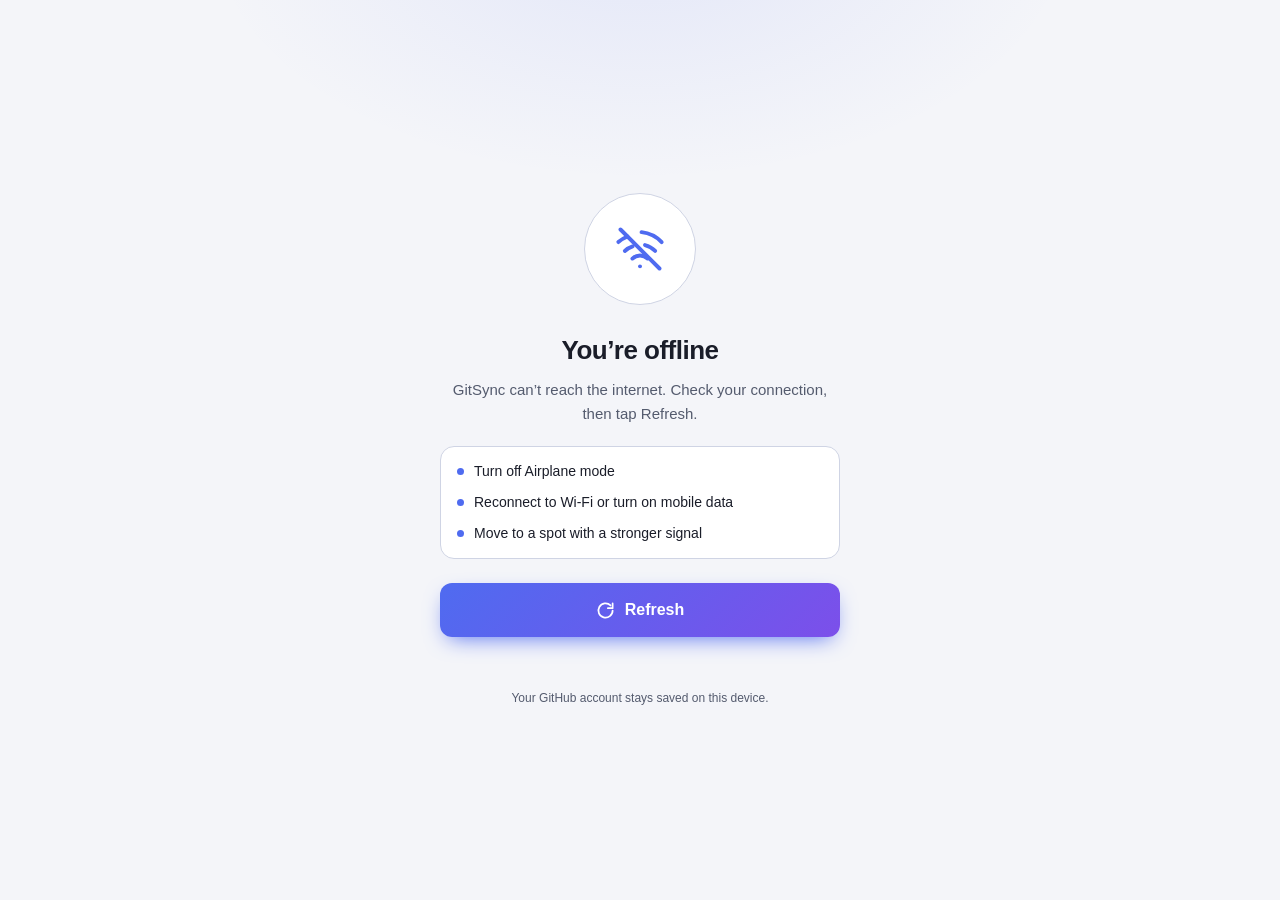
<file: offline.html>
<!DOCTYPE html>
<!--
  GitSync — © 2026 CodeZing (https://youtube.com/@kudosc?si=au2Bagg75VuP_jEr)
  All rights reserved. See LICENSE for full terms.
-->
<html lang="en">
<head>
<meta charset="UTF-8">
<meta http-equiv="Content-Security-Policy" content="default-src 'self'; script-src 'self'; style-src 'self' 'unsafe-inline'; img-src 'self' data: blob: https:; connect-src 'self' https://api.github.com; font-src 'self' data:; frame-src about:; object-src 'none'; base-uri 'none'; form-action 'none'; worker-src 'self'; manifest-src 'self'">
<meta name="referrer" content="no-referrer">
<meta name="viewport" content="width=device-width, initial-scale=1, viewport-fit=cover">
<title>GitSync — You're offline</title>
<script src="js/theme-init.js"></script>
<link rel="manifest" href="manifest.json">
<link rel="icon" href="icons/favicon.ico" sizes="any">
<meta name="theme-color" content="#5b7cff">
<style>
:root{--bg:#0a0c11;--surface:#12151d;--border:#232836;--text:#e8eaf0;--dim:#8b93a7;--accent:#5b7cff;--accent2:#8b5cf6;--soft:rgba(91,124,255,.14);--red:#f56565}
html[data-theme="light"]{--bg:#f4f5f9;--surface:#fff;--border:#cfd4e4;--text:#1a1d29;--dim:#545b6e;--accent:#4f6bf0;--accent2:#7c4fea;--soft:rgba(79,107,240,.1);--red:#dc3d3d}
*{box-sizing:border-box}
html,body{height:100%;margin:0}
body{background:var(--bg);color:var(--text);font:15px/1.5 -apple-system,BlinkMacSystemFont,"Segoe UI",Roboto,Helvetica,Arial,sans-serif;display:flex;align-items:center;justify-content:center;padding:calc(24px + env(safe-area-inset-top)) 20px calc(24px + env(safe-area-inset-bottom));-webkit-tap-highlight-color:transparent;background-image:radial-gradient(620px 360px at 50% -8%,var(--soft),transparent 70%)}
.card{width:100%;max-width:400px;text-align:center}
.icon{position:relative;width:112px;height:112px;margin:0 auto 26px;display:flex;align-items:center;justify-content:center;color:var(--accent)}
.icon:before{content:"";position:absolute;inset:0;border-radius:50%;background:var(--surface);border:1px solid var(--border)}
.icon svg{position:relative;width:52px;height:52px}
.p{position:absolute;inset:0;border-radius:50%;border:2px solid var(--accent);opacity:0;animation:pulse 2.6s ease-out infinite}
.p2{animation-delay:1.3s}
@keyframes pulse{0%{transform:scale(1);opacity:.45}100%{transform:scale(1.7);opacity:0}}
h1{margin:0 0 8px;font-size:26px;letter-spacing:-.02em}
p{margin:0 0 20px;color:var(--dim);line-height:1.6}
ul{list-style:none;margin:0 0 24px;padding:14px 16px;text-align:left;background:var(--surface);border:1px solid var(--border);border-radius:14px;display:flex;flex-direction:column;gap:10px;font-size:14px}
li{display:flex;align-items:center;gap:10px}
li:before{content:"";flex:none;width:7px;height:7px;border-radius:50%;background:var(--accent)}
button{width:100%;display:flex;align-items:center;justify-content:center;gap:10px;padding:15px;border:0;border-radius:12px;color:#fff;font:inherit;font-weight:700;font-size:16px;cursor:pointer;background:linear-gradient(135deg,var(--accent),var(--accent2));box-shadow:0 8px 22px -8px var(--accent);transition:transform .15s}
button:active{transform:scale(.97)}
button:disabled{opacity:.6;cursor:default}
button svg{width:19px;height:19px}
button.spin svg{animation:spin .8s linear infinite}
@keyframes spin{to{transform:rotate(360deg)}}
.status{min-height:20px;margin:14px 0 0;font-size:13px}
.status.err{color:var(--red)}
.foot{margin:18px 0 0;font-size:12px;color:var(--dim)}
@media (prefers-reduced-motion:reduce){*{animation:none!important}}
</style>
</head>
<body>
<main class="card">
  <div class="icon"><span class="p"></span><span class="p p2"></span>
    <svg viewBox="0 0 24 24" fill="none" stroke="currentColor" stroke-width="1.8" stroke-linecap="round" stroke-linejoin="round" aria-hidden="true"><path d="M2 8.8a15 15 0 0 1 4.2-2.6"/><path d="M22 8.8a15 15 0 0 0-9.3-4.6"/><path d="M5 12.9a10 10 0 0 1 3.6-2.1"/><path d="M19 12.9a10 10 0 0 0-4.7-2.7"/><path d="M8.5 16.4a5 5 0 0 1 7 0"/><path d="M12 20h.01"/><path d="M3 3l18 18"/></svg>
  </div>
  <h1>You’re offline</h1>
  <p>GitSync can’t reach the internet. Check your connection, then tap Refresh.</p>
  <ul>
    <li>Turn off Airplane mode</li>
    <li>Reconnect to Wi‑Fi or turn on mobile data</li>
    <li>Move to a spot with a stronger signal</li>
  </ul>
  <button id="refresh" type="button">
    <svg viewBox="0 0 24 24" fill="none" stroke="currentColor" stroke-width="2.2" stroke-linecap="round" stroke-linejoin="round" aria-hidden="true"><path d="M21 12a9 9 0 1 1-2.64-6.36"/><path d="M21 3v6h-6"/></svg>
    <span id="label">Refresh</span>
  </button>
  <div class="status" id="status" aria-live="polite"></div>
  <div class="foot">Your GitHub account stays saved on this device.</div>
</main>
<script src="js/offline-page.js"></script>
</body>
</html>
</file>
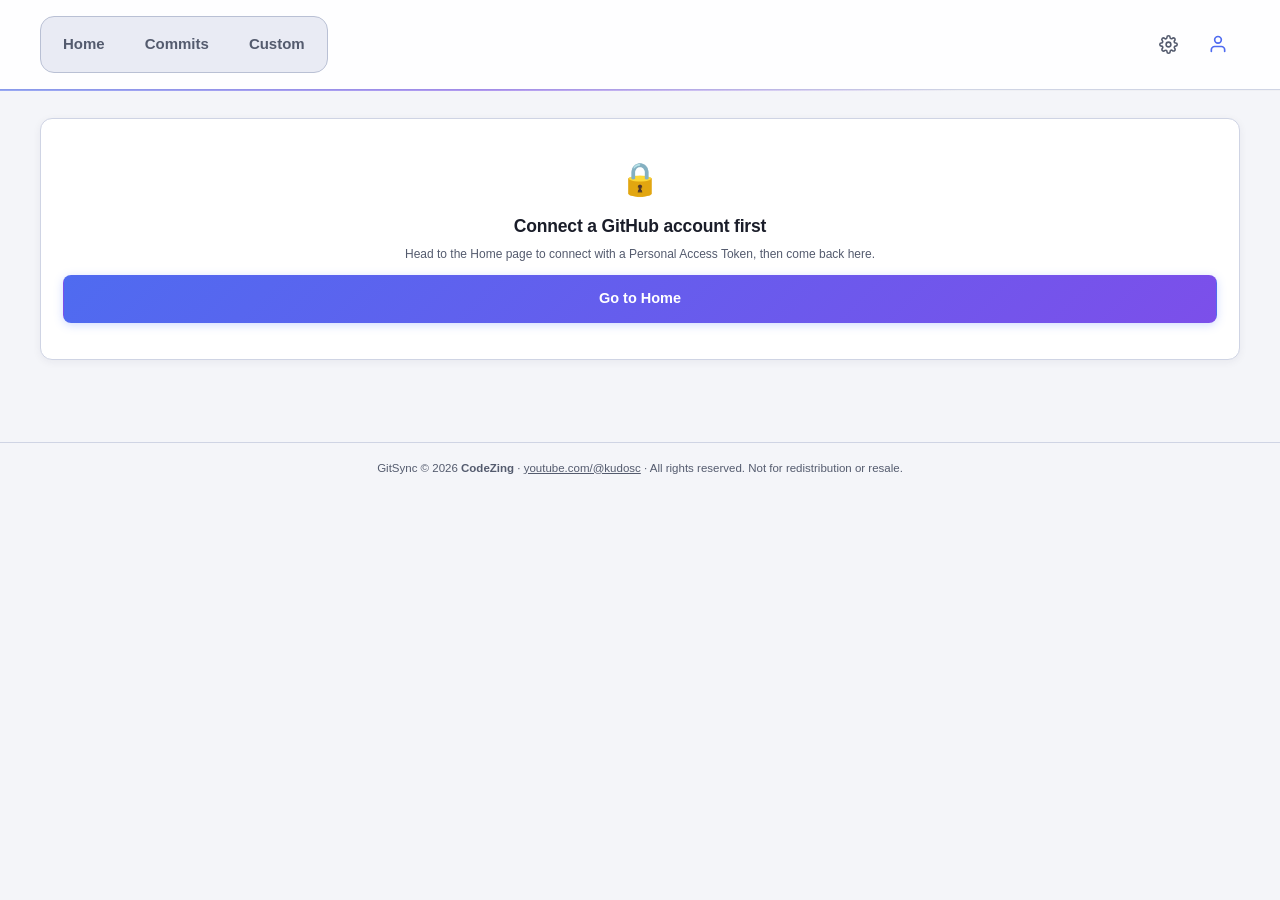
<file: profile.html>
<!DOCTYPE html>
<!--
  GitSync — © 2026 CodeZing (https://youtube.com/@kudosc?si=au2Bagg75VuP_jEr)
  All rights reserved. Source available for viewing only via the official
  GitHub repository. No copying, re-hosting, modification-and-redistribution,
  or resale without written permission. See LICENSE for full terms.
-->
<html lang="en">
<head>
<meta charset="UTF-8">
<meta http-equiv="Content-Security-Policy" content="default-src 'self'; script-src 'self'; style-src 'self' 'unsafe-inline'; img-src 'self' data: blob: https:; connect-src 'self' https://api.github.com; font-src 'self' data:; frame-src about:; object-src 'none'; base-uri 'none'; form-action 'none'; worker-src 'self'; manifest-src 'self'">
<meta name="referrer" content="no-referrer">
<meta name="viewport" content="width=device-width, initial-scale=1, maximum-scale=1, viewport-fit=cover">
<title>GitSync — Profile</title>
<meta name="description" content="Your GitHub profile inside GitSync.">

<!-- Theme applied before first paint to avoid a flash of the wrong theme -->
<script src="js/theme-init.js"></script>

<link rel="stylesheet" href="style.css">

<!-- PWA -->
<link rel="manifest" href="manifest.json">
<meta name="theme-color" content="#5b7cff" media="(prefers-color-scheme: dark)">
<meta name="theme-color" content="#4f6bf0" media="(prefers-color-scheme: light)">
<meta name="mobile-web-app-capable" content="yes">
<meta name="apple-mobile-web-app-capable" content="yes">
<meta name="apple-mobile-web-app-status-bar-style" content="black-translucent">
<meta name="apple-mobile-web-app-title" content="GitSync">
<link rel="icon" href="icons/favicon.ico" sizes="any">
<link rel="icon" type="image/png" sizes="32x32" href="icons/favicon-32.png">
<link rel="icon" type="image/png" sizes="16x16" href="icons/favicon-16.png">
<link rel="apple-touch-icon" href="icons/icon-180.png">
</head>
<body>

<div id="app-shell">

  <header class="navbar">
    <nav class="navbar-links">
      <a href="index.html" class="navbar-link">Home</a>
      <a href="commits.html" class="navbar-link">Commits</a>
      <a href="custom.html" class="navbar-link">Custom</a>
    </nav>
    <div class="navbar-actions">
      <a href="index.html#settings" class="icon-btn" title="Settings" aria-label="Settings">
        <svg viewBox="0 0 24 24" fill="none" stroke="currentColor" stroke-width="2" stroke-linecap="round" stroke-linejoin="round" width="19" height="19"><circle cx="12" cy="12" r="3"></circle><path d="M19.4 15a1.65 1.65 0 0 0 .33 1.82l.06.06a2 2 0 1 1-2.83 2.83l-.06-.06a1.65 1.65 0 0 0-1.82-.33 1.65 1.65 0 0 0-1 1.51V21a2 2 0 0 1-4 0v-.09A1.65 1.65 0 0 0 9 19.4a1.65 1.65 0 0 0-1.82.33l-.06.06a2 2 0 1 1-2.83-2.83l.06-.06a1.65 1.65 0 0 0 .33-1.82 1.65 1.65 0 0 0-1.51-1H3a2 2 0 0 1 0-4h.09A1.65 1.65 0 0 0 4.6 9a1.65 1.65 0 0 0-.33-1.82l-.06-.06a2 2 0 1 1 2.83-2.83l.06.06a1.65 1.65 0 0 0 1.82.33H9a1.65 1.65 0 0 0 1-1.51V3a2 2 0 0 1 4 0v.09a1.65 1.65 0 0 0 1 1.51 1.65 1.65 0 0 0 1.82-.33l.06-.06a2 2 0 1 1 2.83 2.83l-.06.06a1.65 1.65 0 0 0-.33 1.82V9a1.65 1.65 0 0 0 1.51 1H21a2 2 0 0 1 0 4h-.09a1.65 1.65 0 0 0-1.51 1z"></path></svg>
      </a>
      <a id="profile-btn" href="profile.html" class="icon-btn profile-btn active" title="Profile" aria-label="Profile">
        <img class="profile-btn-img hidden" alt="">
        <svg class="profile-btn-fallback" viewBox="0 0 24 24" fill="none" stroke="currentColor" stroke-width="2" stroke-linecap="round" stroke-linejoin="round" width="20" height="20"><path d="M20 21v-2a4 4 0 0 0-4-4H8a4 4 0 0 0-4 4v2"></path><circle cx="12" cy="7" r="4"></circle></svg>
      </a>
    </div>
  </header>

  <div id="profile-not-connected" class="hidden">
    <div class="content custom-content">
      <div class="card center-card">
        <div class="conflict-icon">🔒</div>
        <div class="success-title">Connect a GitHub account first</div>
        <p class="hint">Head to the Home page to connect with a Personal Access Token, then come back here.</p>
        <a href="index.html" class="btn btn-primary btn-block">Go to Home</a>
      </div>
    </div>
  </div>

  <div id="profile-connected" class="hidden">
    <div class="content custom-content">

      <div class="pf-layout">
      <div class="pf-side">
      <!-- ============ HEADER ============ -->
      <div class="pf-head">
        <img id="pf-avatar" class="pf-avatar" alt="">
        <div>
          <div class="pf-name" id="pf-name">Loading…</div>
          <div class="pf-login" id="pf-login"></div>
          <span class="pf-pill hidden" id="pf-pill"></span>
        </div>
      </div>
      <p class="pf-bio hidden selectable" id="pf-bio"></p>

      <div class="pf-follow">
        <button type="button" data-goto="followers"><svg width="15" height="15" style="vertical-align:-2px;margin-right:4px" viewBox="0 0 24 24" fill="none" stroke="currentColor" stroke-width="2" stroke-linecap="round" stroke-linejoin="round"><path d="M17 21v-2a4 4 0 0 0-4-4H5a4 4 0 0 0-4 4v2"></path><circle cx="9" cy="7" r="4"></circle><path d="M23 21v-2a4 4 0 0 0-3-3.87"></path><path d="M16 3.13a4 4 0 0 1 0 7.75"></path></svg><b id="pf-followers">–</b> followers</button>
        <button type="button" data-goto="following"><b id="pf-following">–</b> following</button>
      </div>

      <ul class="pf-meta selectable" id="pf-meta"></ul>

      <div class="pf-actions">
        <a class="btn btn-secondary" id="pf-open-gh" href="https://github.com" target="_blank" rel="noopener">Open on GitHub ↗</a>
        <a class="btn btn-primary" id="pf-edit-gh" href="edit-profile.html">Edit profile</a>
      </div>

      </div><!-- /pf-side -->
      <div class="pf-main">
      <div class="pf-stats">
        <div class="pf-stat"><b id="pf-s-repos">–</b><span>Repos</span></div>
        <div class="pf-stat"><b id="pf-s-stars">–</b><span>Starred</span></div>
        <div class="pf-stat"><b id="pf-s-gists">–</b><span>Gists</span></div>
        <div class="pf-stat"><b id="pf-s-orgs">–</b><span>Orgs</span></div>
      </div>

      <!-- ============ TABS ============ -->
      <div class="pf-tabs" id="pf-tabs">
        <button class="pf-tab active" data-tab="overview">Overview</button>
        <button class="pf-tab" data-tab="repos">Repositories<span class="n" id="pf-n-repos">–</span></button>
        <button class="pf-tab" data-tab="stars">Stars<span class="n" id="pf-n-stars">–</span></button>
        <button class="pf-tab" data-tab="followers">Followers<span class="n" id="pf-n-followers">–</span></button>
        <button class="pf-tab" data-tab="following">Following<span class="n" id="pf-n-following">–</span></button>
      </div>

      <div class="pf-pane active" id="pane-overview">
        <div id="pf-readme-wrap" class="hidden">
          <div class="pf-h" id="pf-readme-title">README</div>
          <div class="pf-readme selectable" id="pf-readme"></div>
        </div>

        <div class="pf-h" id="pf-pinned-title">Pinned</div>
        <div class="pf-grid" id="pf-pinned"><div class="pf-skel">Loading…</div></div>

        <div class="pf-h" id="pf-contrib-title">Contributions</div>
        <div class="pf-graph-wrap"><div class="pf-graph" id="pf-graph"></div></div>
        <div class="pf-graph-note" id="pf-graph-note">Loading contributions…</div>

        <div id="pf-orgs-wrap" class="hidden">
          <div class="pf-h">Organizations</div>
          <div class="pf-orgs" id="pf-orgs"></div>
        </div>
      </div>

      <div class="pf-pane" id="pane-repos">
        <input type="text" id="pf-repo-search" placeholder="Find a repository…" autocomplete="off" style="margin-bottom:12px">
        <div class="pf-grid" id="pf-repos"></div>
      </div>

      <div class="pf-pane" id="pane-stars">
        <div class="pf-grid" id="pf-stars"></div>
        <button class="btn btn-secondary btn-block pf-more hidden" id="pf-stars-more">Load more</button>
      </div>

      <div class="pf-pane" id="pane-followers">
        <div class="pf-list" id="pf-followers-list"></div>
        <button class="btn btn-secondary btn-block pf-more hidden" id="pf-followers-more">Load more</button>
      </div>

      <div class="pf-pane" id="pane-following">
        <div class="pf-list" id="pf-following-list"></div>
        <button class="btn btn-secondary btn-block pf-more hidden" id="pf-following-more">Load more</button>
      </div>

      </div><!-- /pf-main -->
      </div><!-- /pf-layout -->

    </div>
  </div><!-- /profile-connected -->

  <footer class="app-footer">
    GitSync © 2026 <strong>CodeZing</strong> ·
    <a href="https://youtube.com/@kudosc?si=au2Bagg75VuP_jEr" target="_blank" rel="noopener">youtube.com/@kudosc</a>
    · All rights reserved. Not for redistribution or resale.
  </footer>

</div><!-- /app-shell -->

<div id="toast" class="toast hidden"></div>

<script src="js/offline.js"></script>
<script src="js/auth.js"></script>
<script src="js/github.js"></script>
<script src="js/applog.js"></script>
<script src="js/ui.js"></script>
<script src="js/vendor/purify.min.js"></script>
<script src="js/profile.js"></script>
<script src="js/navprofile.js"></script>
<script src="js/theme.js"></script>
</body>
</html>
</file>
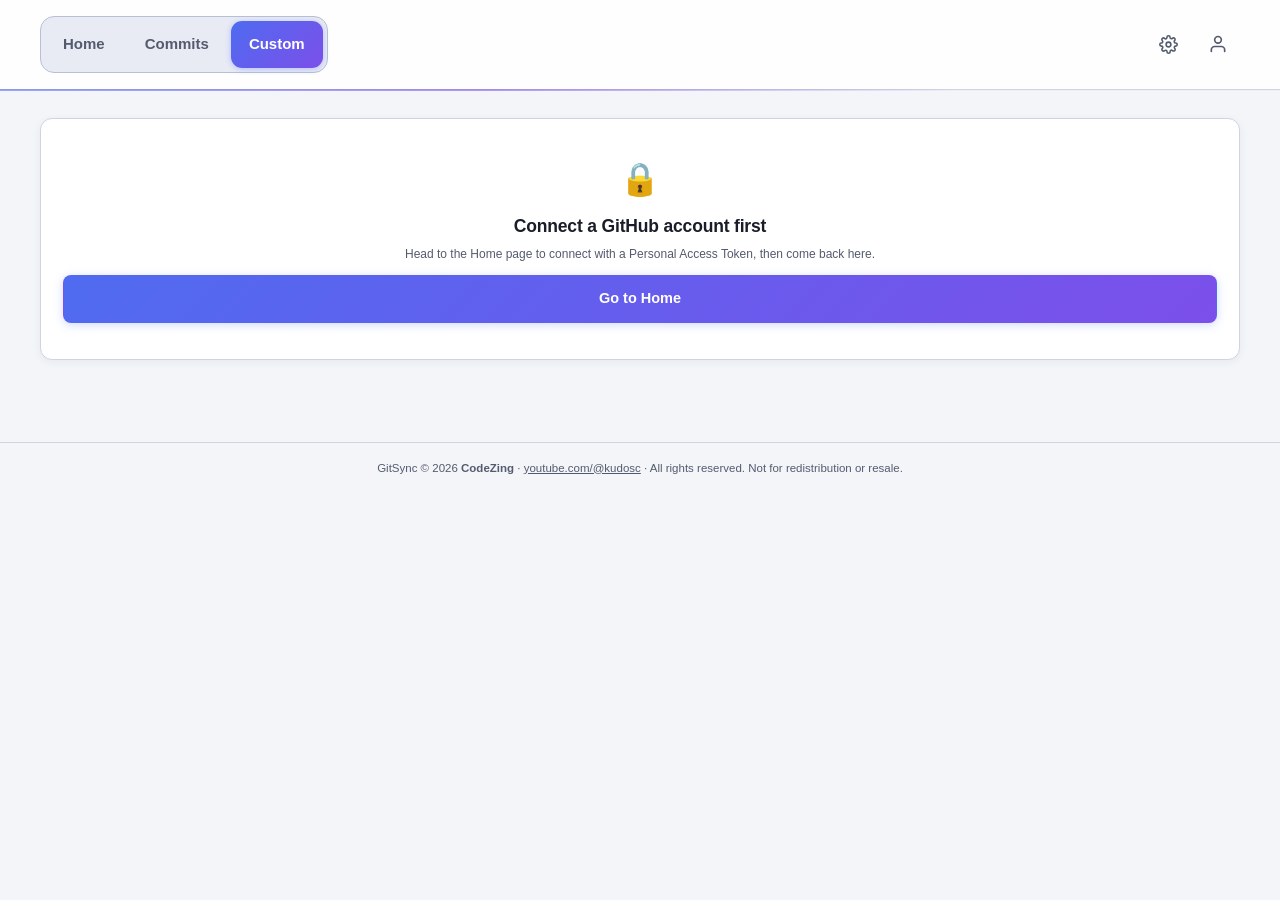
<file: repos.html>
<!DOCTYPE html>
<!--
  GitSync — © 2026 CodeZing (https://youtube.com/@kudosc?si=au2Bagg75VuP_jEr)
  All rights reserved. Source available for viewing only via the official
  GitHub repository. No copying, re-hosting, modification-and-redistribution,
  or resale without written permission. See LICENSE for full terms.
-->
<html lang="en">
<head>
<meta charset="UTF-8">
<meta http-equiv="Content-Security-Policy" content="default-src 'self'; script-src 'self'; style-src 'self' 'unsafe-inline'; img-src 'self' data: blob: https:; connect-src 'self' https://api.github.com https://codeload.github.com; font-src 'self' data:; frame-src about:; object-src 'none'; base-uri 'none'; form-action 'none'; worker-src 'self'; manifest-src 'self'">
<meta name="referrer" content="no-referrer">
<meta name="viewport" content="width=device-width, initial-scale=1, maximum-scale=1, viewport-fit=cover">
<title>GitSync — All Repositories</title>
<meta name="description" content="Every repository on your GitHub account — browse, publish, manage files or delete.">

<!-- Theme applied before first paint to avoid a flash of the wrong theme -->
<script src="js/theme-init.js"></script>

<link rel="stylesheet" href="style.css">

<!-- PWA -->
<link rel="manifest" href="manifest.json">
<meta name="theme-color" content="#5b7cff" media="(prefers-color-scheme: dark)">
<meta name="theme-color" content="#4f6bf0" media="(prefers-color-scheme: light)">
<meta name="mobile-web-app-capable" content="yes">
<meta name="apple-mobile-web-app-capable" content="yes">
<meta name="apple-mobile-web-app-status-bar-style" content="black-translucent">
<meta name="apple-mobile-web-app-title" content="GitSync">
<link rel="icon" href="icons/favicon.ico" sizes="any">
<link rel="icon" type="image/png" sizes="32x32" href="icons/favicon-32.png">
<link rel="icon" type="image/png" sizes="16x16" href="icons/favicon-16.png">
<link rel="apple-touch-icon" href="icons/icon-180.png">
</head>
<body class="repos-page">

<div id="app-shell">

  <header class="navbar">
    <nav class="navbar-links">
      <a href="index.html" class="navbar-link">Home</a>
      <a href="commits.html" class="navbar-link">Commits</a>
      <a href="custom.html" class="navbar-link active">Custom</a>
    </nav>
    <div class="navbar-actions">
      <button id="accounts-toggle" class="icon-btn" title="Accounts" aria-label="Accounts">
        <svg viewBox="0 0 24 24" fill="none" stroke="currentColor" stroke-width="2" stroke-linecap="round" stroke-linejoin="round" width="19" height="19"><circle cx="12" cy="12" r="3"></circle><path d="M19.4 15a1.65 1.65 0 0 0 .33 1.82l.06.06a2 2 0 1 1-2.83 2.83l-.06-.06a1.65 1.65 0 0 0-1.82-.33 1.65 1.65 0 0 0-1 1.51V21a2 2 0 0 1-4 0v-.09A1.65 1.65 0 0 0 9 19.4a1.65 1.65 0 0 0-1.82.33l-.06.06a2 2 0 1 1-2.83-2.83l.06-.06a1.65 1.65 0 0 0 .33-1.82 1.65 1.65 0 0 0-1.51-1H3a2 2 0 0 1 0-4h.09A1.65 1.65 0 0 0 4.6 9a1.65 1.65 0 0 0-.33-1.82l-.06-.06a2 2 0 1 1 2.83-2.83l.06.06a1.65 1.65 0 0 0 1.82.33H9a1.65 1.65 0 0 0 1-1.51V3a2 2 0 0 1 4 0v.09a1.65 1.65 0 0 0 1 1.51 1.65 1.65 0 0 0 1.82-.33l.06-.06a2 2 0 1 1 2.83 2.83l-.06.06a1.65 1.65 0 0 0-.33 1.82V9a1.65 1.65 0 0 0 1.51 1H21a2 2 0 0 1 0 4h-.09a1.65 1.65 0 0 0-1.51 1z"></path></svg>
      </button>
      <a id="profile-btn" href="profile.html" class="icon-btn profile-btn" title="Profile" aria-label="Profile">
        <img class="profile-btn-img hidden" alt="">
        <svg class="profile-btn-fallback" viewBox="0 0 24 24" fill="none" stroke="currentColor" stroke-width="2" stroke-linecap="round" stroke-linejoin="round" width="20" height="20"><path d="M20 21v-2a4 4 0 0 0-4-4H8a4 4 0 0 0-4 4v2"></path><circle cx="12" cy="7" r="4"></circle></svg>
      </a>
    </div>
  </header>

  <!-- ============ NOT CONNECTED STATE ============ -->
  <div id="custom-not-connected" class="hidden">
    <div class="content custom-content">
      <div class="card center-card">
        <div class="conflict-icon">🔒</div>
        <div class="success-title">Connect a GitHub account first</div>
        <p class="hint">Head to the Home page to connect with a Personal Access Token, then come back here.</p>
        <a href="index.html" class="btn btn-primary btn-block">Go to Home</a>
      </div>
    </div>
  </div>

  <!-- ============ ALL REPOSITORIES ============ -->
  <div id="custom-connected" class="hidden">
    <div class="content custom-content">

      <div class="page-header repos-header">
        <a href="custom.html" class="icon-btn back-btn" aria-label="Back to Custom" title="Back"><svg viewBox="0 0 24 24" fill="none" stroke="currentColor" stroke-width="2" stroke-linecap="round" stroke-linejoin="round"><line x1="19" y1="12" x2="5" y2="12"></line><polyline points="12 19 5 12 12 5"></polyline></svg></a>
        <div class="page-header-title">
          <div class="page-header-title-main">All Repositories</div>
          <div class="page-header-title-sub" id="custom-repo-count">Loading…</div>
        </div>
      </div>

      <input type="text" id="custom-repo-search" class="repos-search" placeholder="Search repositories…" autocomplete="off">
      <div id="custom-repo-list" class="file-list repo-grid"></div>

      <div class="hidden" id="repo-browser-card">
        <div class="page-header">
          <button id="repo-browser-close" class="icon-btn back-btn" aria-label="Back to repositories" title="Back"><svg viewBox="0 0 24 24" fill="none" stroke="currentColor" stroke-width="2" stroke-linecap="round" stroke-linejoin="round"><line x1="19" y1="12" x2="5" y2="12"></line><polyline points="12 19 5 12 12 5"></polyline></svg></button>
          <div class="page-header-title">
            <div class="page-header-title-main" id="repo-browser-title">Files</div>
            <div class="page-header-title-sub">Manage files &amp; repository settings</div>
          </div>
        </div>

        <div class="box-card">
          <div class="settings-section-head"><span class="settings-icon"><svg viewBox="0 0 24 24" fill="none" stroke="currentColor" stroke-width="2" stroke-linecap="round" stroke-linejoin="round"><path d="M13 2H6a2 2 0 0 0-2 2v16a2 2 0 0 0 2 2h12a2 2 0 0 0 2-2V9z"></path><polyline points="13 2 13 9 20 9"></polyline></svg></span><div><div class="settings-section-title">Files</div><div class="settings-section-sub">Tap a file to view, edit or delete it</div></div></div>
          <div id="repo-file-stats" class="fb-stats"></div>
          <div class="fb-toolbar">
            <input type="text" id="repo-file-search" placeholder="Search files…" autocomplete="off">
            <div class="chip-group" id="repo-file-sort">
              <button class="chip active" data-sort="size">Biggest first</button>
              <button class="chip" data-sort="name">Name</button>
              <button class="chip" data-sort="type">Type</button>
            </div>
          </div>
          <div id="repo-file-list" class="file-list fb-list"></div>
        </div>

        <div class="box-card">
          <div class="settings-section-head"><span class="settings-icon"><svg viewBox="0 0 24 24" fill="none" stroke="currentColor" stroke-width="2" stroke-linecap="round" stroke-linejoin="round"><path d="M12 20h9"></path><path d="M16.5 3.5a2.12 2.12 0 0 1 3 3L7 19l-4 1 1-4z"></path></svg></span><div><div class="settings-section-title">Rename repository</div><div class="settings-section-sub">Give this repository a new name</div></div></div>
          <label class="field-label" for="rename-repo-input">New name</label>
          <input type="text" id="rename-repo-input" autocomplete="off" autocapitalize="off" spellcheck="false">
          <p class="hint">Letters, numbers, dashes, dots and underscores only. GitHub redirects the old address, but links like GitHub Pages URLs will change.</p>
          <button id="rename-repo-btn" class="btn btn-secondary btn-block" style="margin-top:12px">Rename Repository</button>
        </div>

        <div class="box-card danger-zone">
          <div class="settings-section-head"><span class="settings-icon"><svg viewBox="0 0 24 24" fill="none" stroke="currentColor" stroke-width="2" stroke-linecap="round" stroke-linejoin="round"><polyline points="3 6 5 6 21 6"></polyline><path d="M19 6l-1 14a2 2 0 0 1-2 2H8a2 2 0 0 1-2-2L5 6"></path></svg></span><div><div class="settings-section-title">Danger zone</div><div class="settings-section-sub">This cannot be undone</div></div></div>
          <button id="delete-repo-btn" class="btn btn-secondary btn-block danger-outline">Delete Repository</button>
        </div>
      </div>

    </div>
  </div><!-- /custom-connected -->

  <footer class="app-footer">
    GitSync © 2026 <strong>CodeZing</strong> ·
    <a href="https://youtube.com/@kudosc?si=au2Bagg75VuP_jEr" target="_blank" rel="noopener">youtube.com/@kudosc</a>
    · All rights reserved. Not for redistribution or resale.
  </footer>

</div><!-- /app-shell -->

<!-- File viewer / editor modal -->
<div id="file-editor-modal" class="modal hidden">
  <div class="modal-sheet">
    <div class="modal-header">
      <span id="file-editor-title">File</span>
      <button id="file-editor-close" class="icon-btn">✕</button>
    </div>
    <div id="file-editor-body" class="modal-body file-editor-body"></div>
    <div id="file-editor-actions" class="modal-actions hidden">
      <button id="file-editor-cancel" class="btn btn-secondary">Cancel</button>
      <button id="file-editor-save" class="btn btn-primary">Save Changes</button>
    </div>
  </div>
</div>

<!-- Delete-repository modal: requires typing the repo name to confirm -->
<div id="delete-repo-modal" class="modal hidden">
  <div class="modal-sheet small-sheet">
    <div class="modal-header">
      <span>Delete Repository</span>
      <button id="delete-repo-modal-close" class="icon-btn">✕</button>
    </div>
    <div class="modal-body" style="padding:0 16px 16px">
      <p>This will permanently delete <strong id="delete-repo-modal-name">—</strong> and everything in it. This action <strong>cannot be undone</strong>.</p>
      <label class="field-label">Type the repository name to confirm</label>
      <input type="text" id="delete-repo-confirm-input" autocomplete="off" spellcheck="false">
    </div>
    <div class="modal-actions">
      <button id="delete-repo-cancel-btn" class="btn btn-secondary">Cancel</button>
      <button id="delete-repo-confirm-btn" class="btn btn-danger" disabled>Delete Repository</button>
    </div>
  </div>
</div>

<!-- Generic confirm modal (replaces window.confirm for a consistent look) -->
<div id="confirm-modal" class="modal hidden">
  <div class="modal-sheet small-sheet">
    <div class="modal-header"><span id="confirm-modal-title">Are you sure?</span></div>
    <div class="modal-body" style="padding:0 16px 16px"><p id="confirm-modal-message"></p></div>
    <div class="modal-actions">
      <button id="confirm-modal-cancel" class="btn btn-secondary">Cancel</button>
      <button id="confirm-modal-ok" class="btn btn-danger">Confirm</button>
    </div>
  </div>
</div>

<!-- Accounts modal (account switcher) -->
<div id="accounts-modal" class="modal hidden">
  <div class="modal-sheet small-sheet">
    <div class="modal-header">
      <span>Connected Accounts</span>
      <button id="accounts-modal-close" class="icon-btn">✕</button>
    </div>
    <div class="modal-body" style="padding:0 16px 16px">
      <div id="accounts-list"></div>
      <div class="add-account-row">
        <input type="password" id="add-account-token" placeholder="Paste another GitHub token…" autocomplete="off">
        <button id="add-account-btn" class="btn btn-secondary">Add Account</button>
      </div>
      <p id="add-account-error" class="error-text hidden"></p>
      <p class="hint">Tokens are stored in this browser only, so you can switch accounts instantly.</p>
    </div>
  </div>
</div>

<div id="toast" class="toast hidden"></div>

<script src="js/vendor/jszip.min.js"></script>
<script src="js/offline.js"></script>
<script src="js/auth.js"></script>
<script src="js/github.js"></script>
<script src="js/files.js"></script>
<script src="js/zip.js"></script>
<script src="js/compare.js"></script>
<script src="js/commit.js"></script>
<script src="js/ui.js"></script>
<script src="js/accounts.js"></script>
<script src="js/upload-ui.js"></script>
<script src="js/custom.js"></script>
<script src="js/navprofile.js"></script>
<script src="js/theme.js"></script>
</body>
</html>
</file>
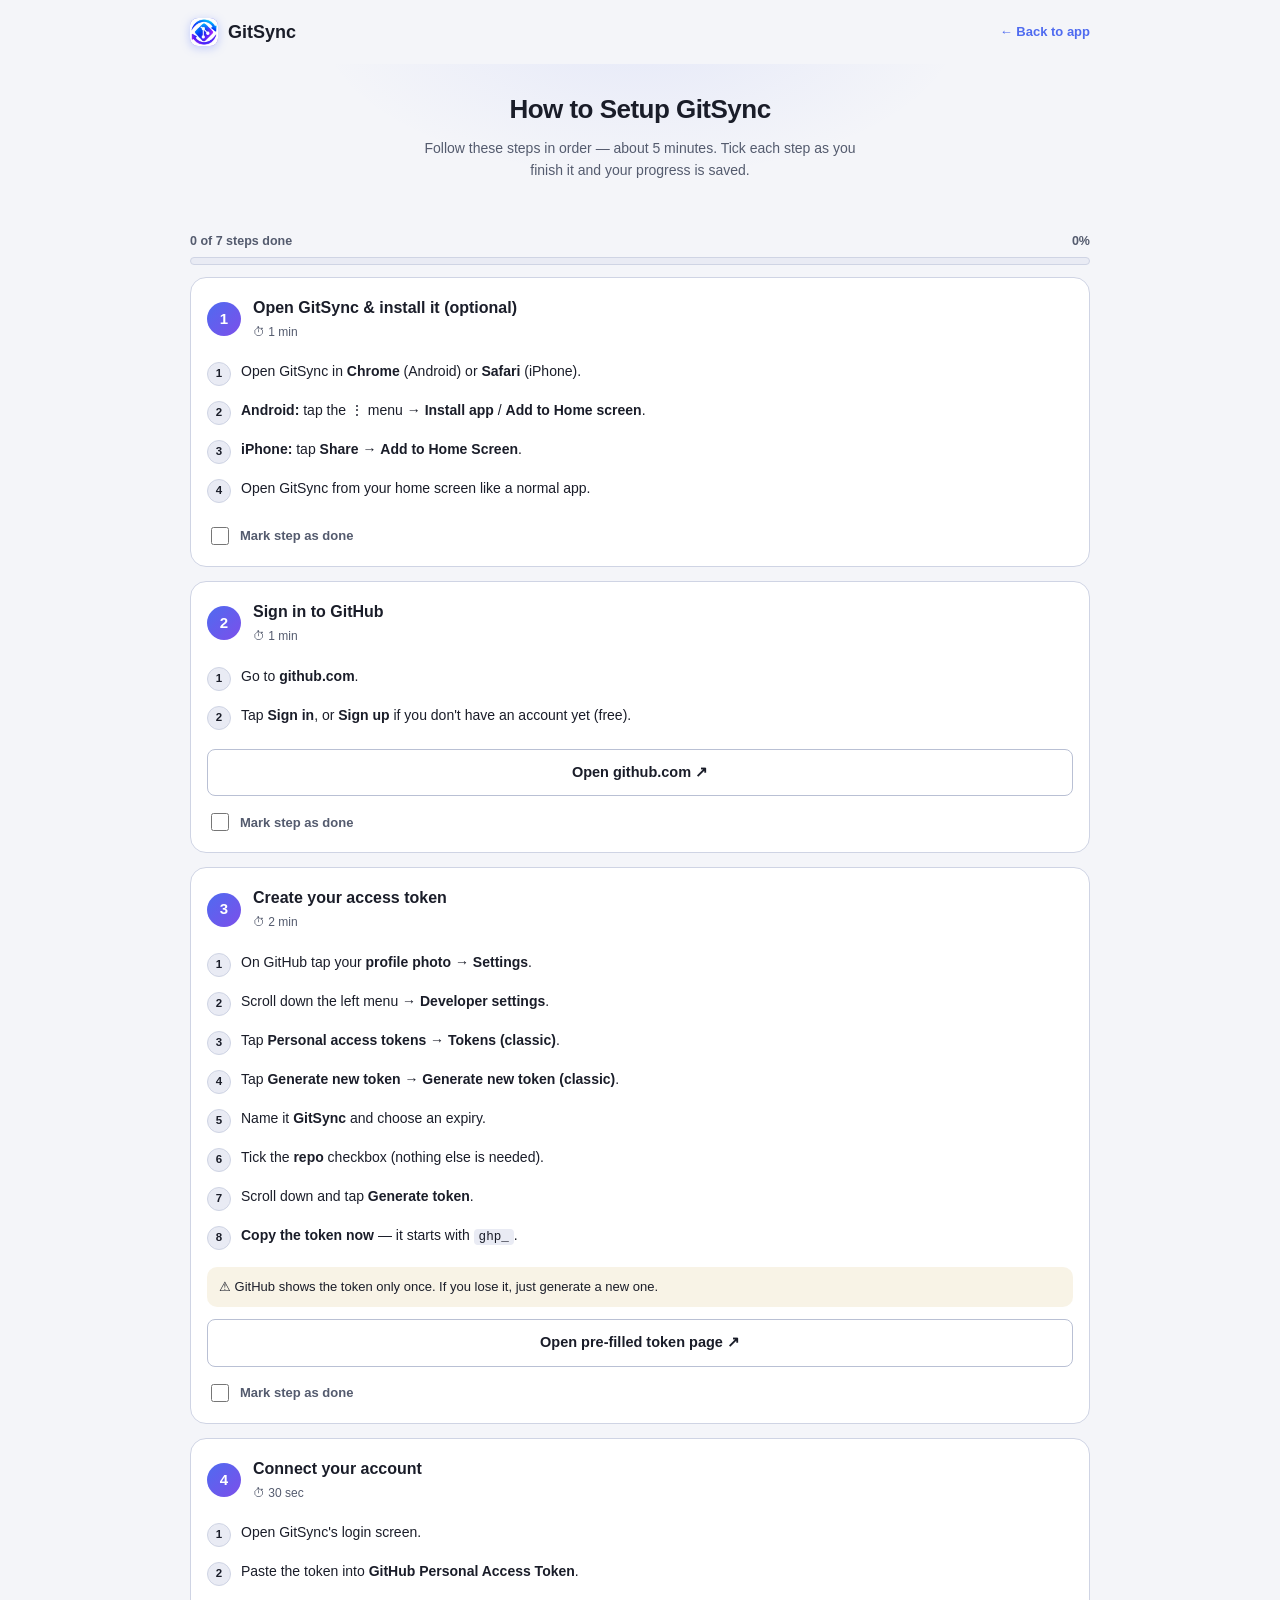
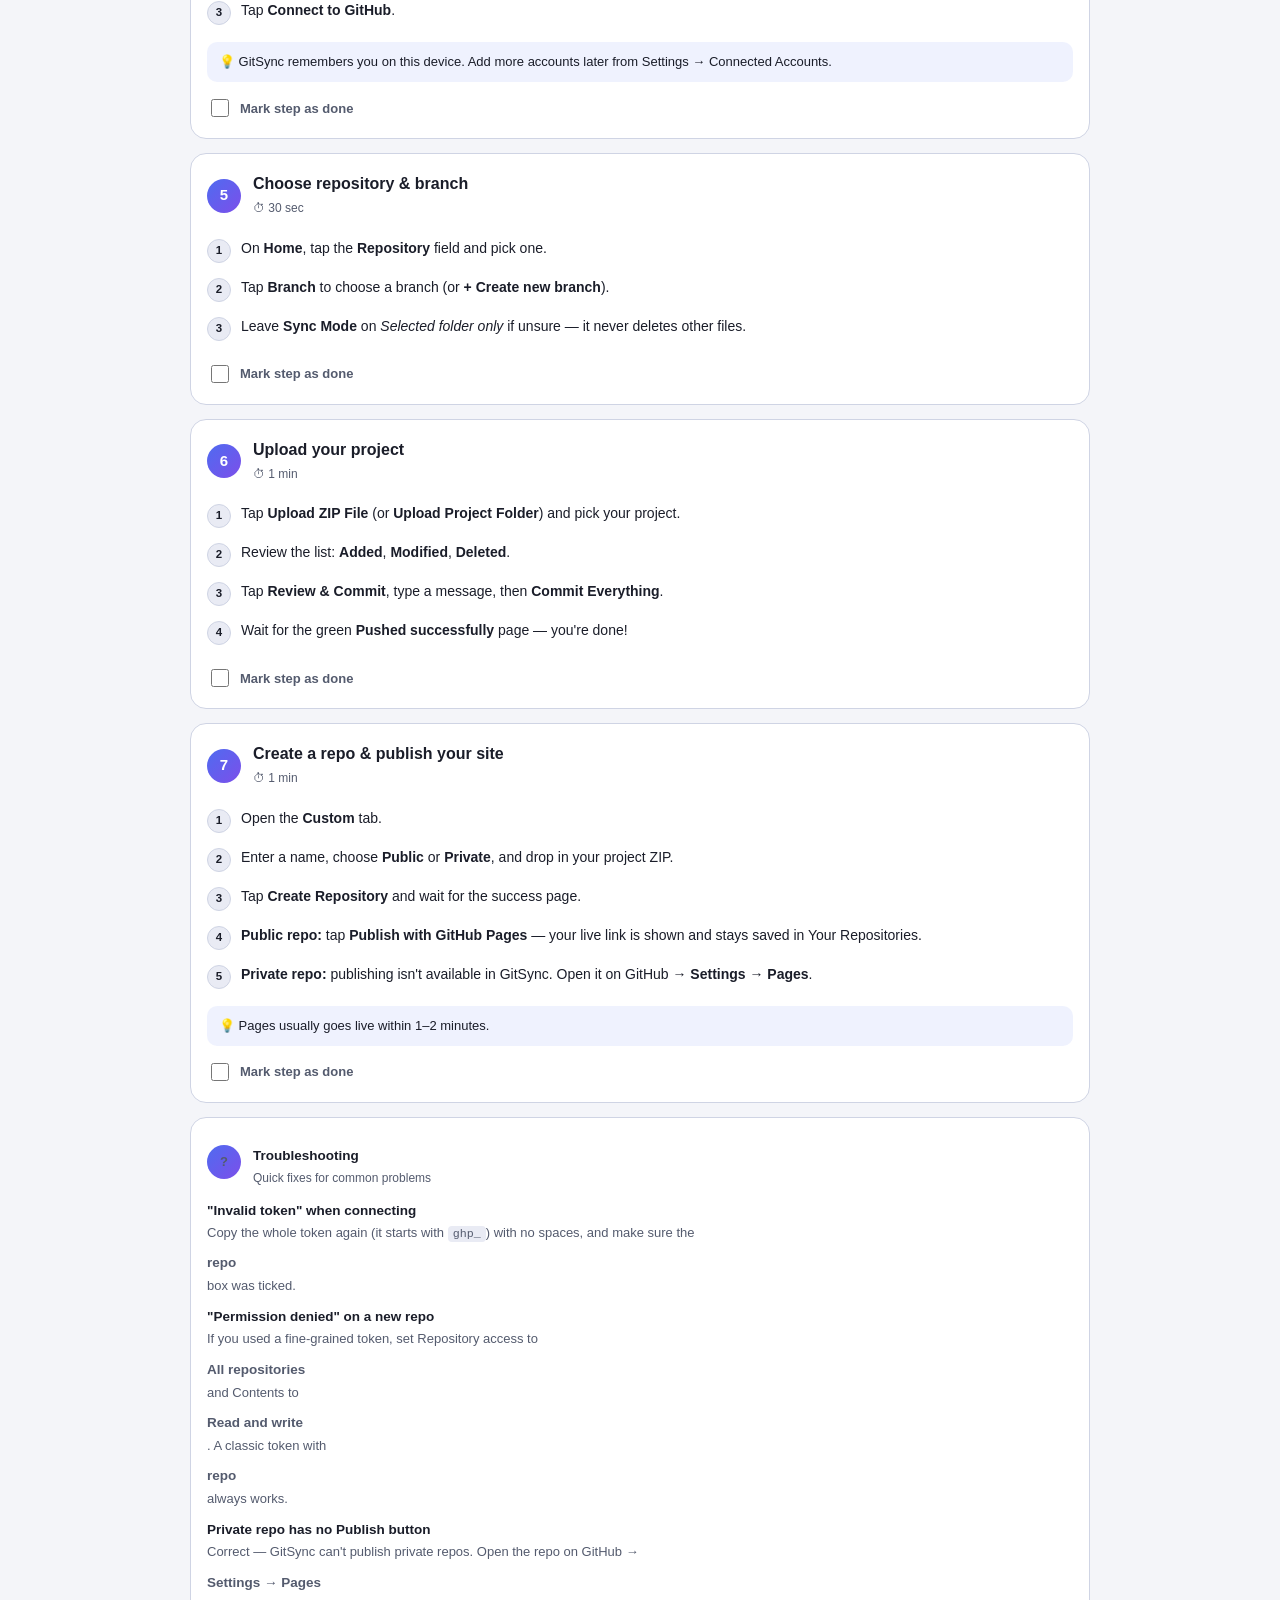
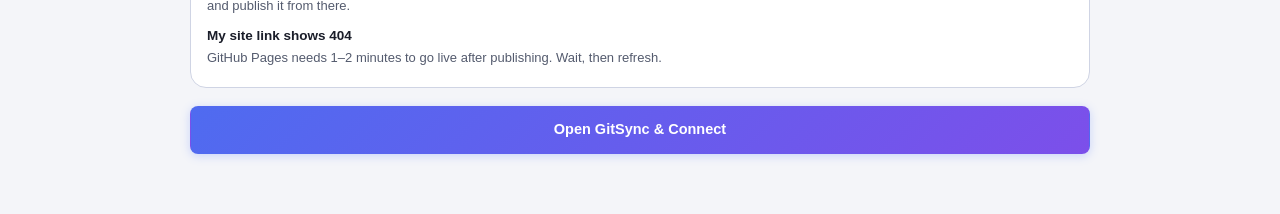
<file: setup.html>
<!DOCTYPE html>
<html lang="en"><head>
<meta charset="UTF-8">
<meta http-equiv="Content-Security-Policy" content="default-src 'self'; script-src 'self'; style-src 'self' 'unsafe-inline'; img-src 'self' data: blob: https:; connect-src 'self' https://api.github.com; font-src 'self' data:; frame-src about:; object-src 'none'; base-uri 'none'; form-action 'none'; worker-src 'self'; manifest-src 'self'">
<meta name="referrer" content="no-referrer">
<meta name="viewport" content="width=device-width, initial-scale=1, viewport-fit=cover">
<title>How to Setup GitSync — Step by Step</title>
<script src="js/theme-init.js"></script>
<link rel="stylesheet" href="style.css">
<link rel="manifest" href="manifest.json">
<link rel="icon" href="icons/favicon.ico">
<style>
html,body,*{-webkit-user-select:none;user-select:none;-webkit-touch-callout:none;}
input,textarea{-webkit-user-select:text;user-select:text;}
html,body{height:auto;overflow-y:auto}
.sg{max-width:720px;margin:0 auto;padding:calc(18px + env(safe-area-inset-top)) 16px 60px}
.sg-top{display:flex;align-items:center;gap:10px;margin-bottom:18px}
.sg-top a.back{margin-left:auto;font-weight:700;font-size:13px;color:var(--accent);text-decoration:none}
.sg-hero{text-align:center;padding:26px 10px 22px;border-radius:22px;background:radial-gradient(500px 240px at 50% -30%,var(--accent-soft),transparent 65%);margin-bottom:18px}
.sg-hero h1{font-size:26px;letter-spacing:-.02em;margin:0 0 8px}
.sg-hero p{color:var(--text-dim);font-size:14px;margin:0 auto;max-width:460px;line-height:1.6}
.sg-prog{position:sticky;top:0;z-index:5;background:var(--bg);padding:10px 0 12px}
.sg-prog-row{display:flex;justify-content:space-between;font-size:12.5px;font-weight:700;color:var(--text-dim);margin-bottom:6px}
.sg-step{background:var(--surface);border:1px solid var(--border);border-radius:16px;padding:18px 16px;margin-bottom:14px;transition:.2s}
.sg-step.done{border-color:var(--green);background:linear-gradient(var(--green-soft),var(--green-soft)),var(--surface)}
.sg-head{display:flex;gap:12px;align-items:center;margin-bottom:12px}
.sg-num{flex:none;width:34px;height:34px;border-radius:50%;background:linear-gradient(135deg,var(--accent),var(--accent-2));color:#fff;font-weight:800;display:flex;align-items:center;justify-content:center}
.done .sg-num{background:var(--green)}
.sg-head b{font-size:16px;display:block}.sg-head small{color:var(--text-dim);font-size:12px}
.sg-list{margin:0;padding:0;list-style:none;counter-reset:s}
.sg-list li{counter-increment:s;display:flex;gap:10px;padding:7px 0;font-size:14px;line-height:1.55}
.sg-list li:before{content:counter(s);flex:none;width:22px;height:22px;border-radius:50%;background:var(--surface-2);border:1px solid var(--border);font-size:11.5px;font-weight:700;display:flex;align-items:center;justify-content:center;margin-top:1px}
.sg-tip,.sg-warn{margin-top:10px;padding:10px 12px;border-radius:10px;font-size:13px;line-height:1.55}
.sg-tip{background:var(--accent-soft)}.sg-warn{background:var(--yellow-soft)}
.sg-done{display:flex;align-items:center;gap:8px;margin-top:14px;font-size:13px;font-weight:600;color:var(--text-dim);cursor:pointer}
.sg-done input{width:18px;height:18px;accent-color:var(--green)}
.sg-step .btn{margin-top:12px}
@media(min-width:860px){.sg{max-width:980px;padding-left:40px;padding-right:40px}}
.sg-faq b{display:block;margin-top:10px;font-size:13.5px}.sg-faq span{font-size:13px;color:var(--text-dim);line-height:1.55}
</style></head><body>
<div class="sg">
  <div class="sg-top"><span class="logo-badge"><img src="icons/icon-96.png" alt=""></span><strong style="font-size:18px">GitSync</strong><a class="back" href="index.html">← Back to app</a></div>
  <div class="sg-hero"><h1>How to Setup GitSync</h1><p>Follow these steps in order — about 5 minutes. Tick each step as you finish it and your progress is saved.</p></div>
  <div class="sg-prog"><div class="sg-prog-row"><span id="pl">0 of 7 steps done</span><span id="pp">0%</span></div><div class="progress-track"><div id="pb" class="progress-fill" style="width:0"></div></div></div>
  <div id="steps"></div>
  <div class="sg-step sg-faq"><div class="sg-head"><span class="sg-num">?</span><div><b>Troubleshooting</b><small>Quick fixes for common problems</small></div></div>
    <b>"Invalid token" when connecting</b><span>Copy the whole token again (it starts with <code>ghp_</code>) with no spaces, and make sure the <b>repo</b> box was ticked.</span>
    <b>"Permission denied" on a new repo</b><span>If you used a fine-grained token, set Repository access to <b>All repositories</b> and Contents to <b>Read and write</b>. A classic token with <b>repo</b> always works.</span>
    <b>Private repo has no Publish button</b><span>Correct — GitSync can't publish private repos. Open the repo on GitHub → <b>Settings → Pages</b> and publish it from there.</span>
    <b>My site link shows 404</b><span>GitHub Pages needs 1–2 minutes to go live after publishing. Wait, then refresh.</span>
  </div>
  <a class="btn btn-primary btn-block" href="index.html" style="margin-top:18px">Open GitSync & Connect</a>
</div>
<script src="js/setup-page.js"></script><script src="js/offline.js"></script></body></html>
</file>
